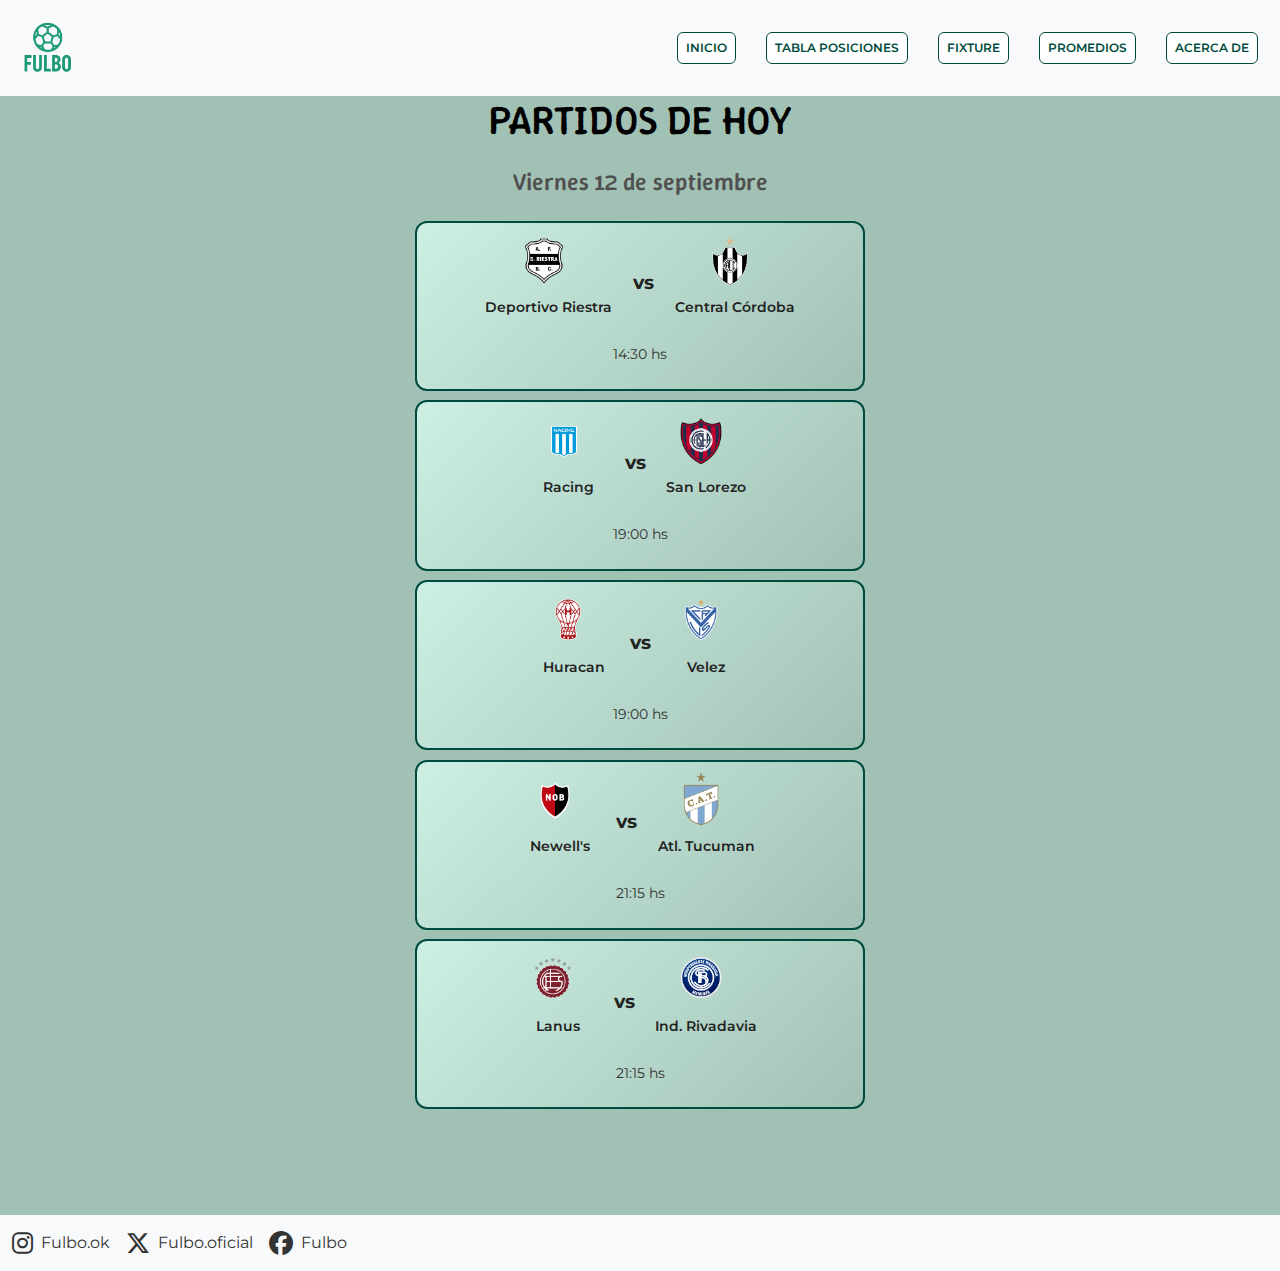
<file: index.html>
<!DOCTYPE html>
<html lang="es">
<head>
  <meta charset="UTF-8" />
  <meta name="viewport" content="width=device-width, initial-scale=1.0" />
  <link href="https://cdn.jsdelivr.net/npm/bootstrap@5.3.3/dist/css/bootstrap.min.css" rel="stylesheet" />
  <link rel="stylesheet" href="./css/styles.css" />
  <link rel="stylesheet" href="https://cdnjs.cloudflare.com/ajax/libs/font-awesome/6.5.0/css/all.min.css">
  <title>FULBO | INICIO</title>
</head>
<body>
  <!-- Header / Navbar -->
  <header>
    <nav class="navbar navbar-expand-lg navbar-light bg-light fixed-top">
      <div class="container-fluid">
        <a class="navbar-brand" href="./index.html">
          <img src="./assets/img/logo.png" alt="Logo de Fulbo" class="d-inline-block align-top logo-img" />
        </a>
        <button class="navbar-toggler" type="button" data-bs-toggle="collapse" data-bs-target="#navbarNav">
          <span class="navbar-toggler-icon"></span>
        </button>
        <div class="collapse navbar-collapse justify-content-end" id="navbarNav">
          <ul class="navbar-nav">
            <li class="nav-item"><a class="nav-link" href="./index.html">INICIO</a></li>
            <li class="nav-item"><a class="nav-link" href="./pages/tablaPosiciones.html">TABLA POSICIONES</a></li>
            <li class="nav-item"><a class="nav-link" href="./pages/fixture.html">FIXTURE</a></li>
            <li class="nav-item"><a class="nav-link" href="./pages/promedios.html">PROMEDIOS</a></li>
            <li class="nav-item"><a class="nav-link" href="./pages/acercaDe.html">ACERCA DE</a></li>
          </ul>
        </div>
      </div>
    </nav>
  </header>

  <!-- Contenido principal -->
  <main class="container my-5 py-5">
    <h1 class="text-center mb-4">PARTIDOS DE HOY</h1>
    <h4 class="text-center mb-4">Viernes 12 de septiembre</h4>
    
    <section class="fixture">
      <!-- Partido 1 -->
      <div class="match-card">
        <div class="teams">
          <div class="team">
            <img src="./assets/img/riestra.png" alt="Riestra" class="club-logo">
            <p class="team-name">Deportivo Riestra</p>
          </div>
          <span class="versus">vs</span>
          <div class="team">
            <img src="./assets/img/centralcordoba.png" alt="Central Córdoba" class="club-logo">
            <p class="team-name">Central Córdoba</p>
          </div>
        </div>
        <p class="match-time">14:30 hs</p>
      </div>

      <!-- Partido 2 -->
      <div class="match-card">
        <div class="teams">
          <div class="team">
            <img src="./assets/img/racing.png" alt="Racing" class="club-logo">
            <p class="team-name">Racing</p>
          </div>
          <span class="versus">vs</span>
          <div class="team">
            <img src="./assets/img/sanlorenzo.png" alt="San Lorezo" class="club-logo">
            <p class="team-name">San Lorezo</p>
          </div>
        </div>
        <p class="match-time">19:00 hs</p>
      </div>

      <!-- Partido 3 -->
      <div class="match-card">
        <div class="teams">
          <div class="team">
            <img src="./assets/img/huracan.png" alt="Huracan" class="club-logo">
            <p class="team-name">Huracan</p>
          </div>
          <span class="versus">vs</span>
          <div class="team">
            <img src="./assets/img/velez.png" alt="Velez" class="club-logo">
            <p class="team-name">Velez</p>
          </div>
        </div>
        <p class="match-time">19:00 hs</p>
      </div>

      <!-- Partido 4 -->
      <div class="match-card">
        <div class="teams">
          <div class="team">
            <img src="./assets/img/newells.png" alt="Newells" class="club-logo">
            <p class="team-name">Newell's</p>
          </div>
          <span class="versus">vs</span>
          <div class="team">
            <img src="./assets/img/atleticotucuman.png" alt="Atl.Tucuman" class="club-logo">
            <p class="team-name">Atl. Tucuman</p>
          </div>
        </div>
        <p class="match-time">21:15 hs</p>
      </div>

      <!-- Partido 5 -->
      <div class="match-card">
        <div class="teams">
          <div class="team">
            <img src="./assets/img/lanus.png" alt="Lanus" class="club-logo">
            <p class="team-name">Lanus</p>
          </div>
          <span class="versus">vs</span>
          <div class="team">
            <img src="./assets/img/independienteriv.png" alt="Ind.Rivadavia" class="club-logo">
            <p class="team-name">Ind. Rivadavia</p>
          </div>
        </div>
        <p class="match-time">21:15 hs</p>
      </div>
    </section>
  </main>

  <!-- Footer -->
  <footer class="bg-light text-center text-lg-start mt-auto py-3">
    <div class="container-fluid">
      <div class="d-flex justify-content-center justify-content-lg-start">
        <span class="social-link"><i class="fab fa-instagram"></i> Fulbo.ok</span>
        <span class="social-link ms-3"><i class="fab fa-x-twitter"></i> Fulbo.oficial</span>
        <span class="social-link ms-3"><i class="fab fa-facebook"></i> Fulbo</span>
      </div>
    </div>
  </footer>
</body>
</html>
</file>
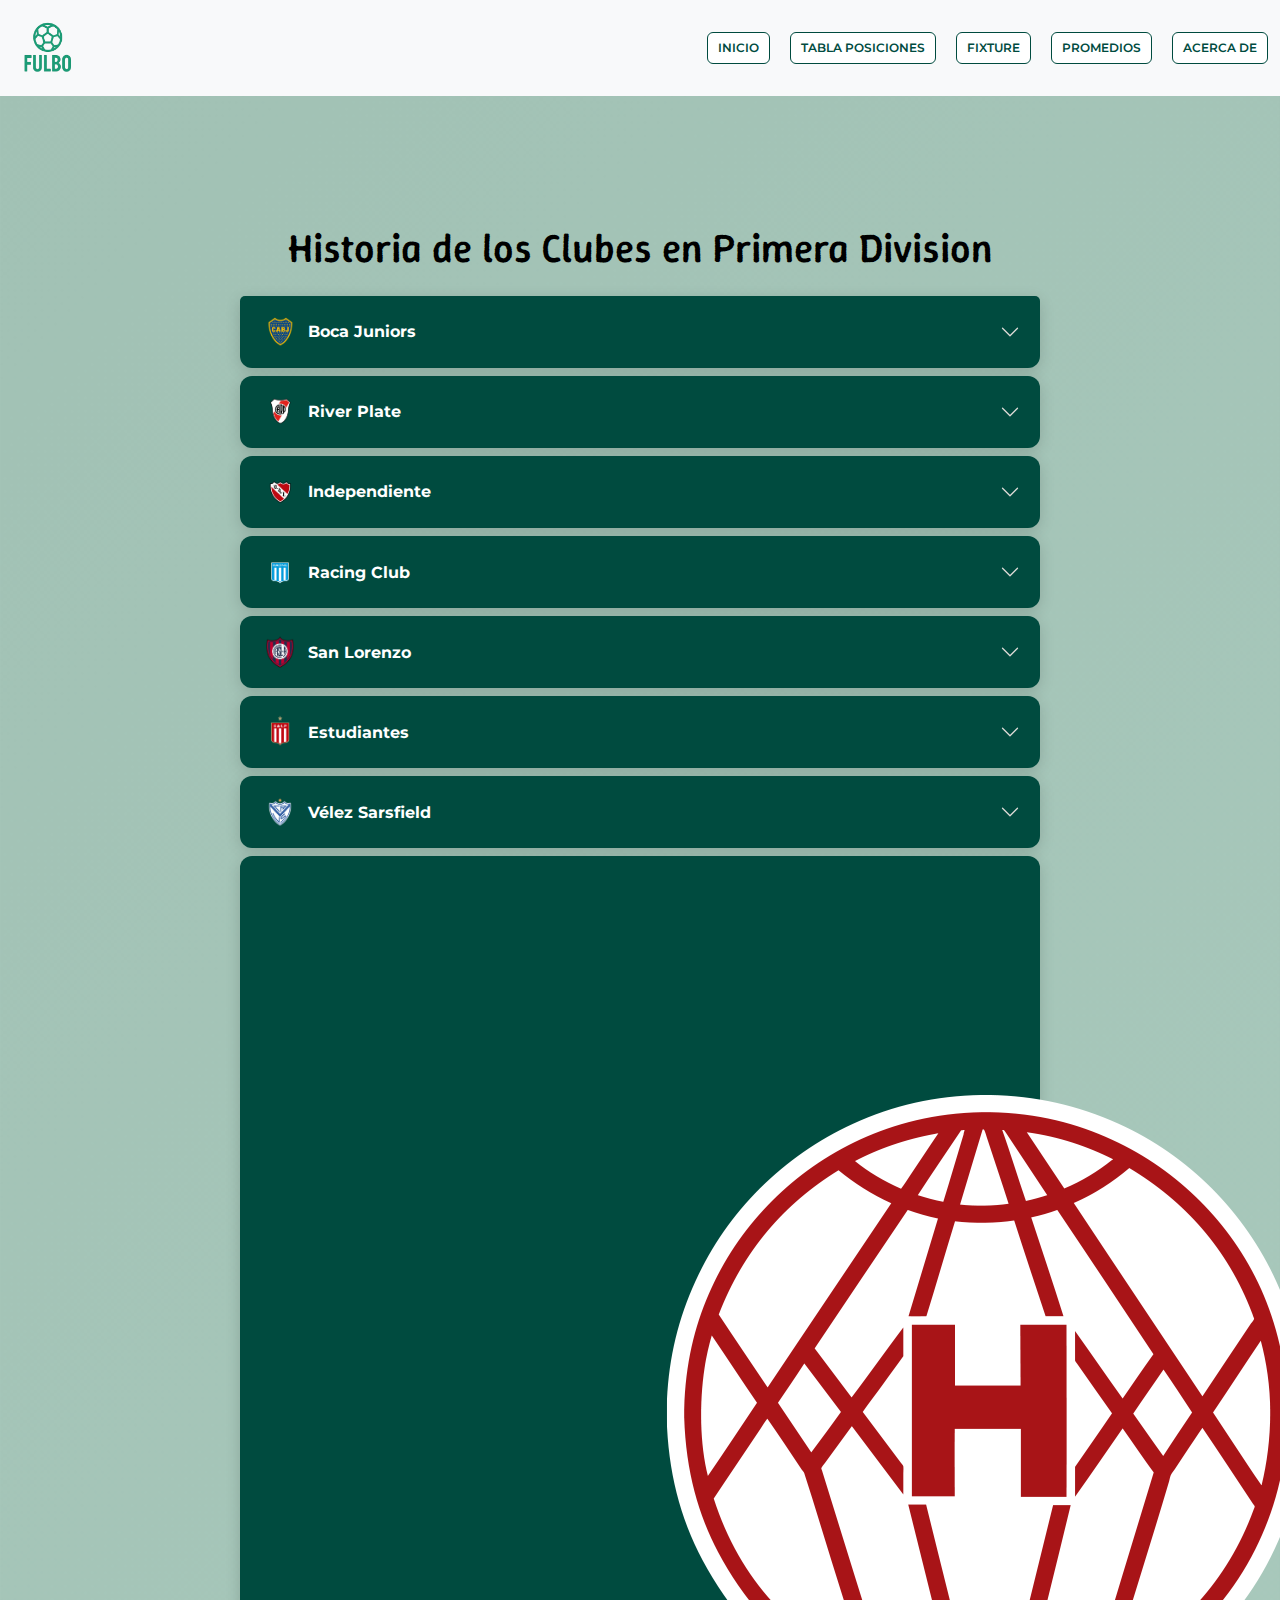
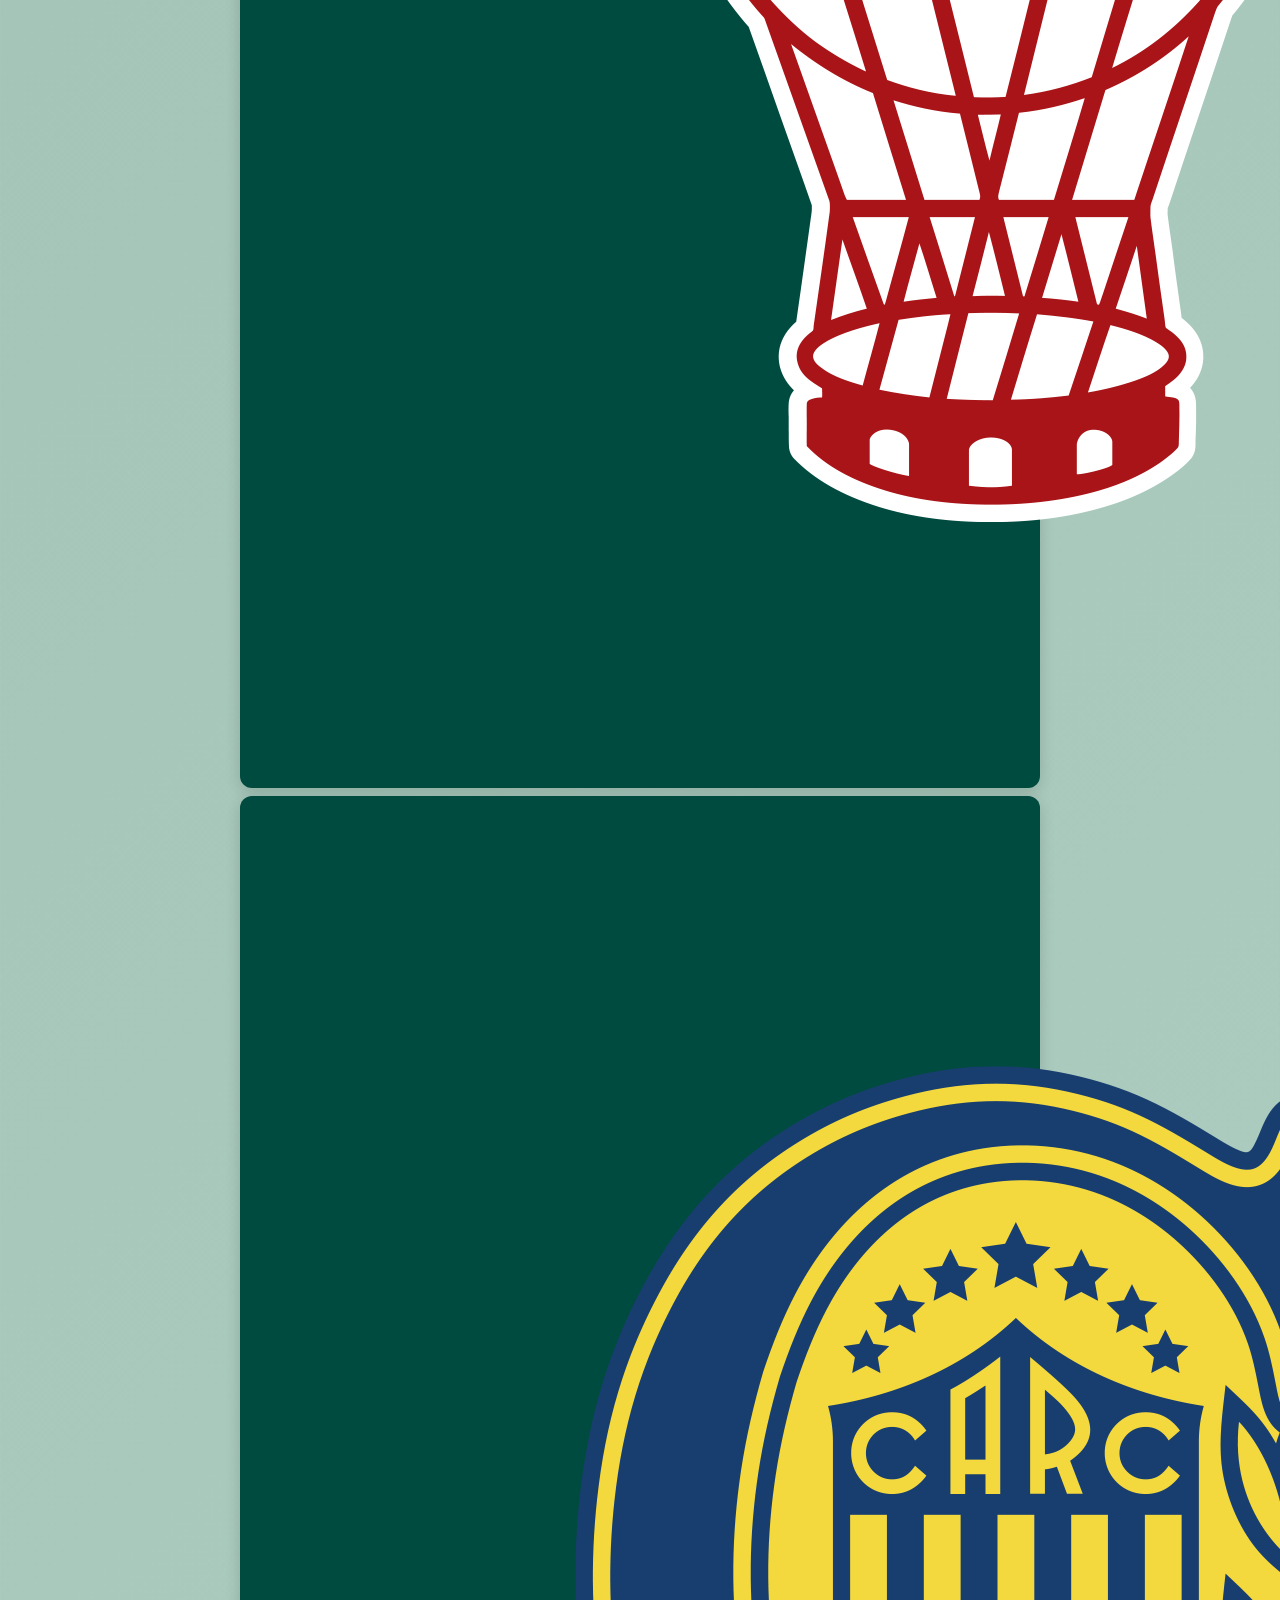
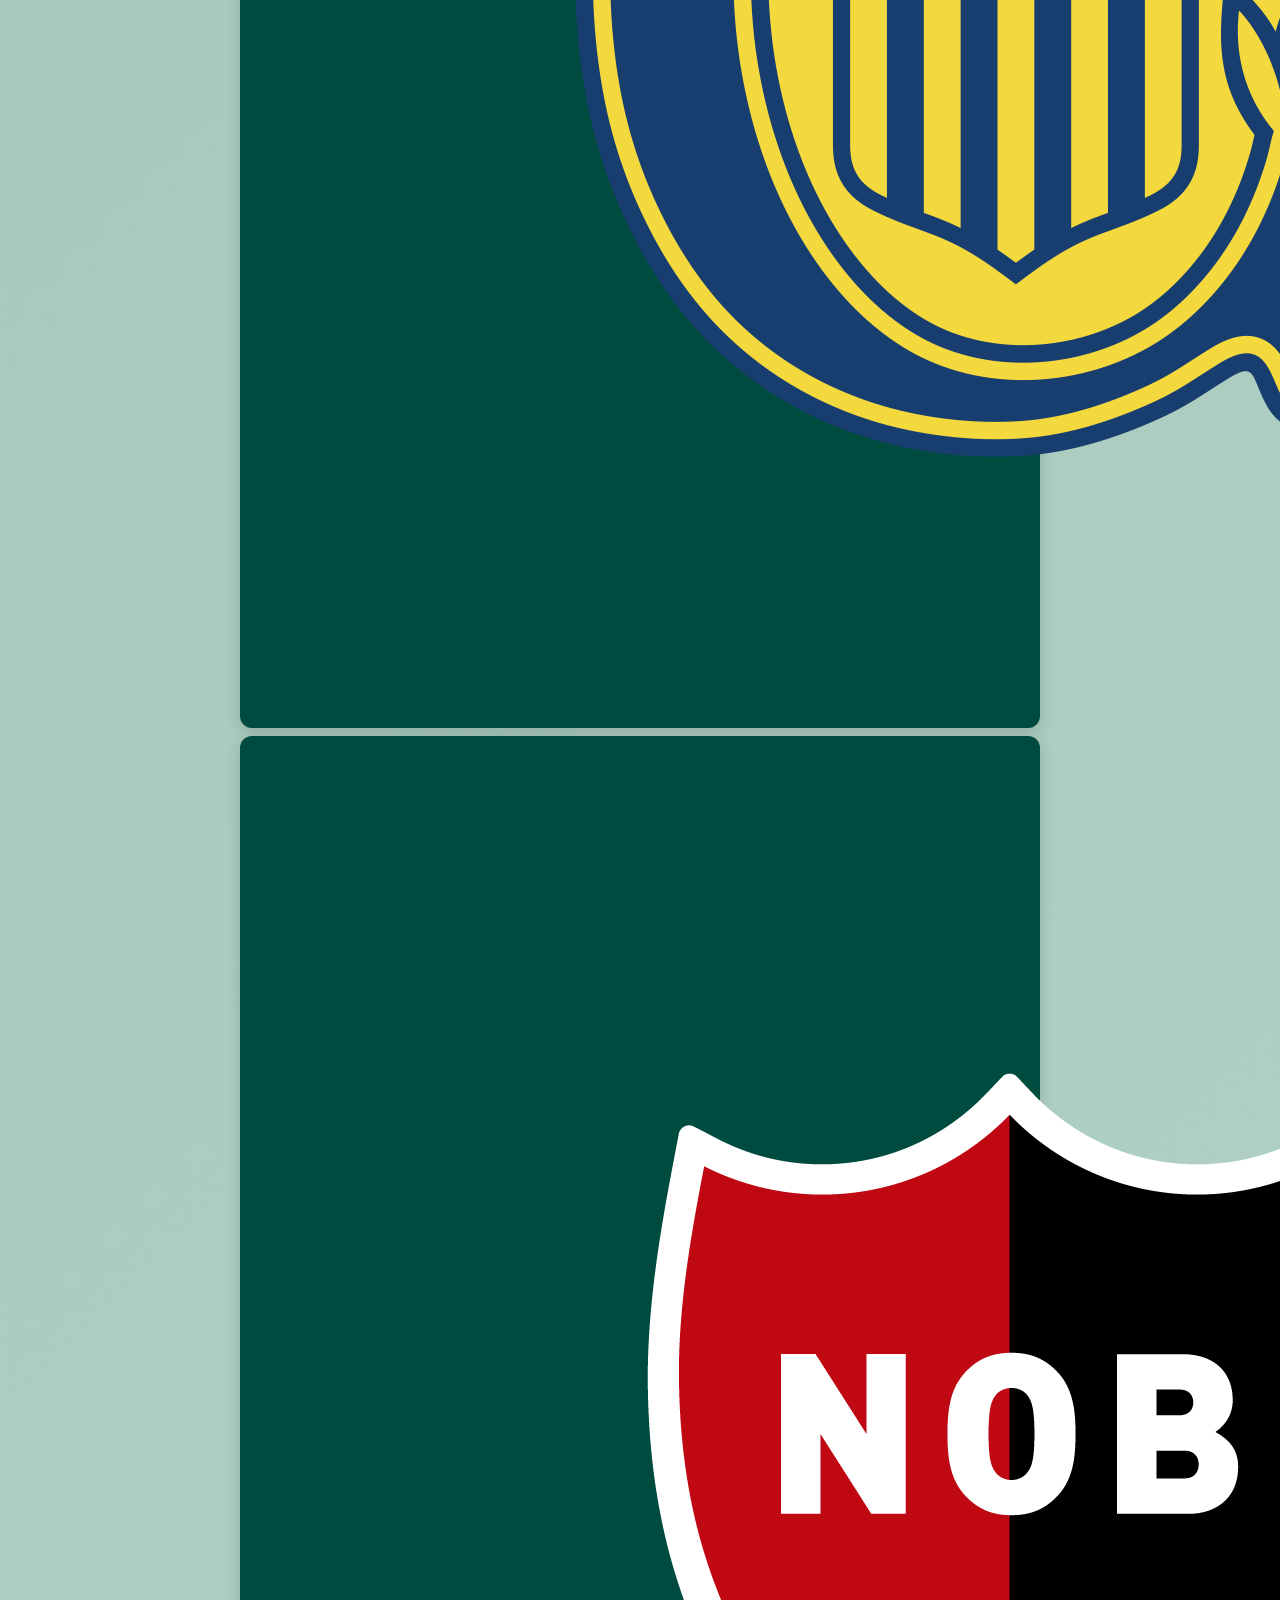
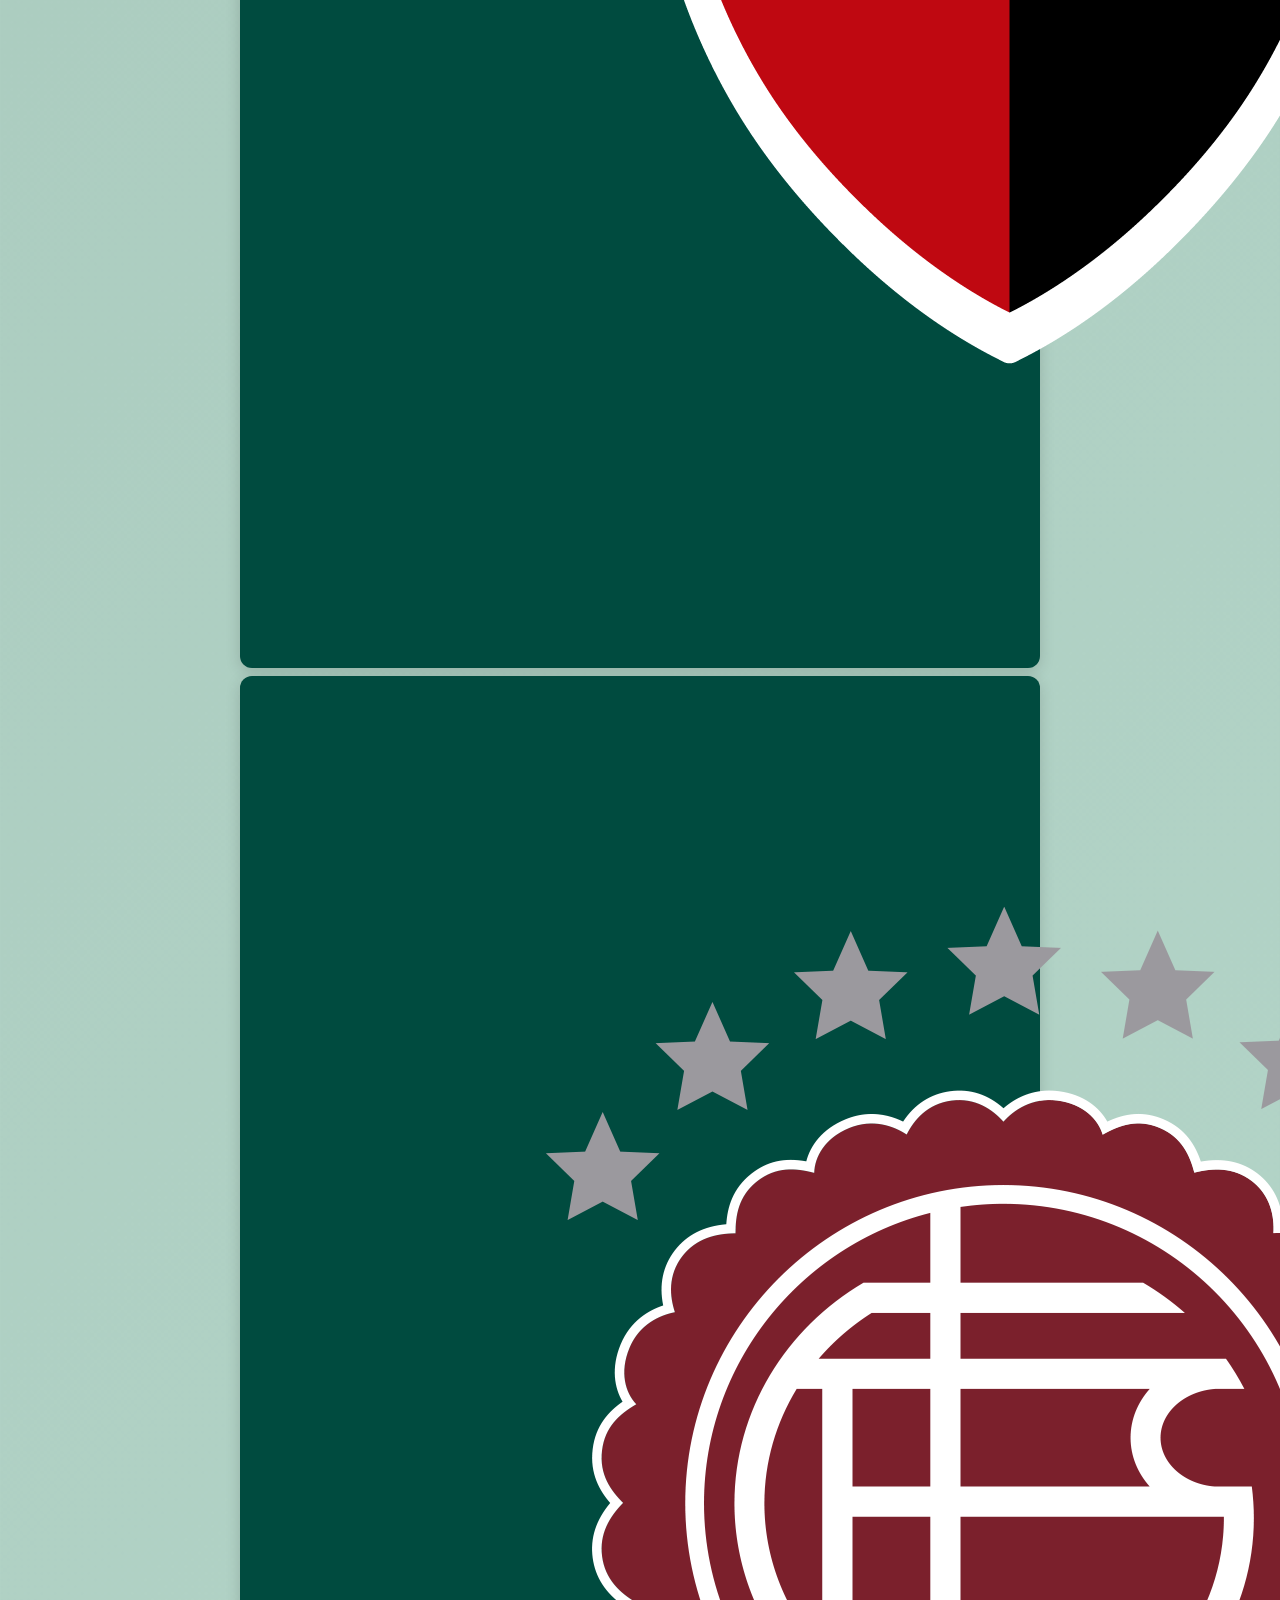
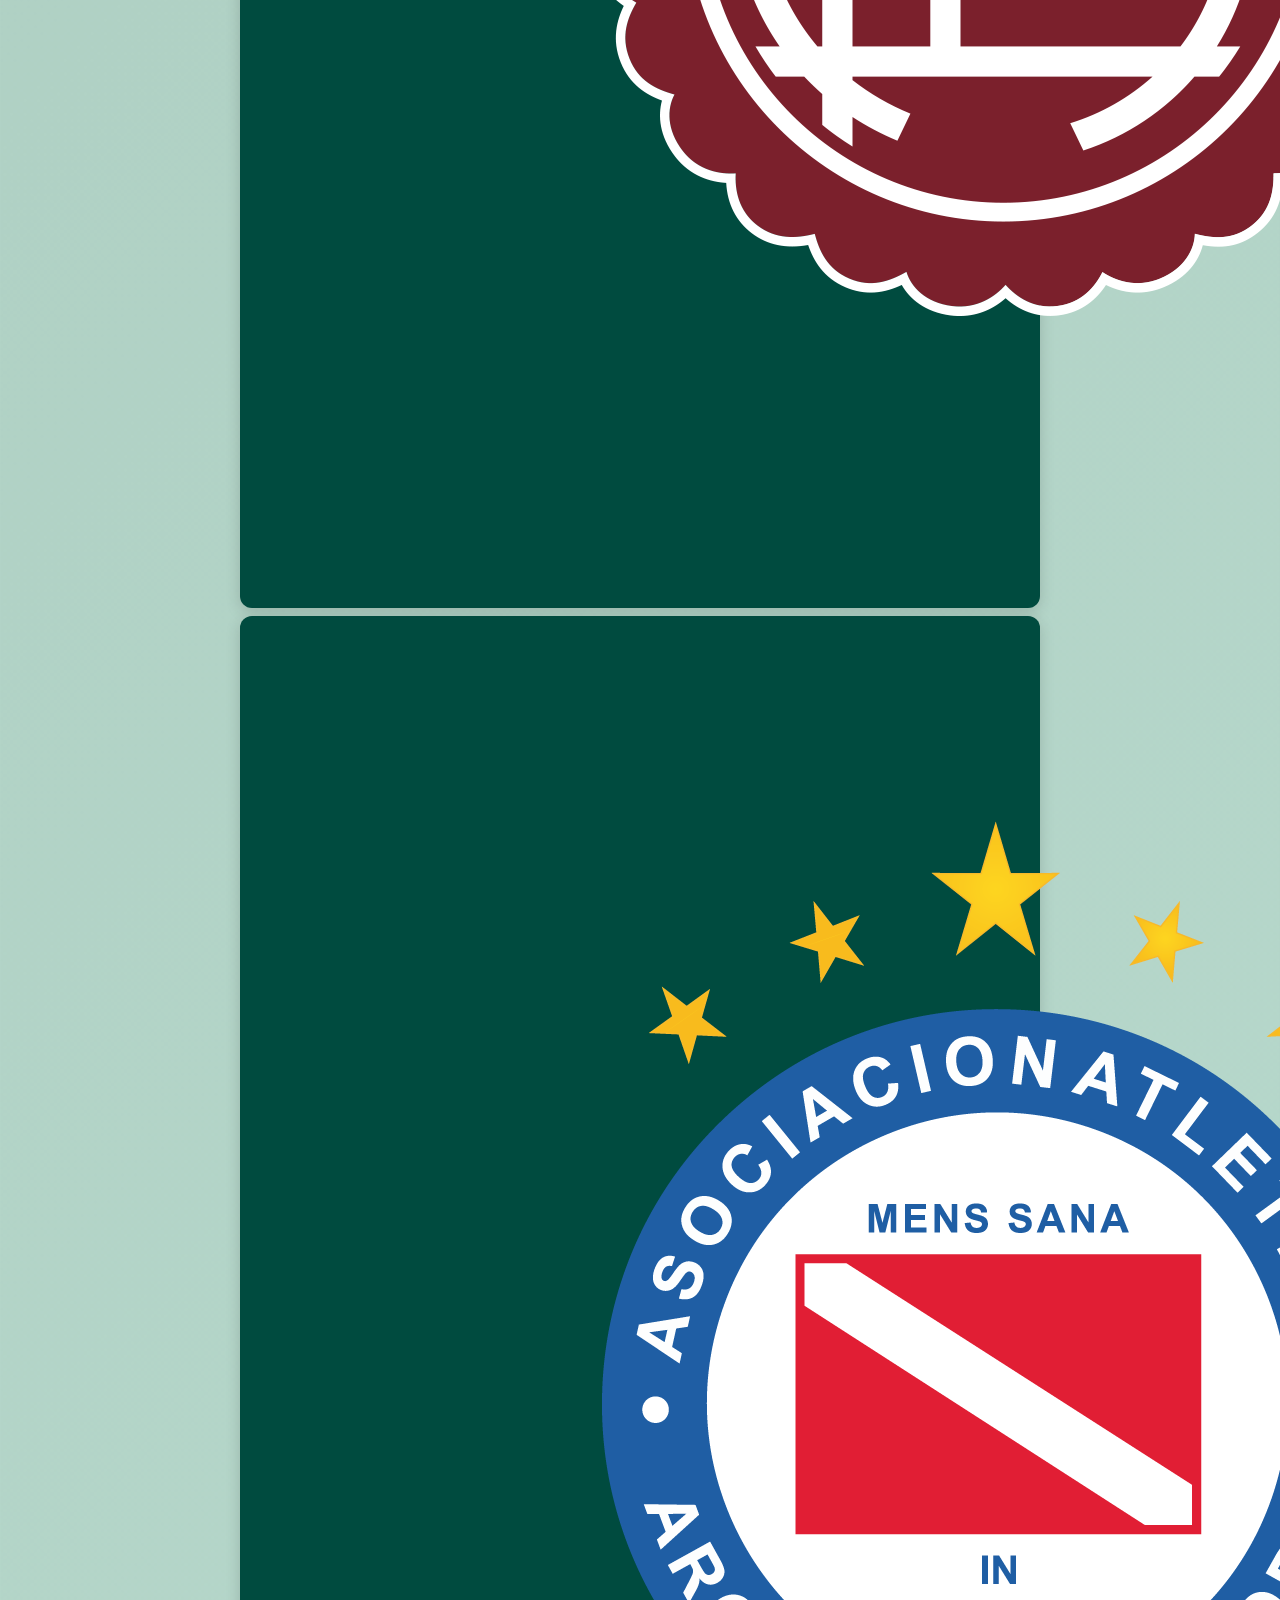
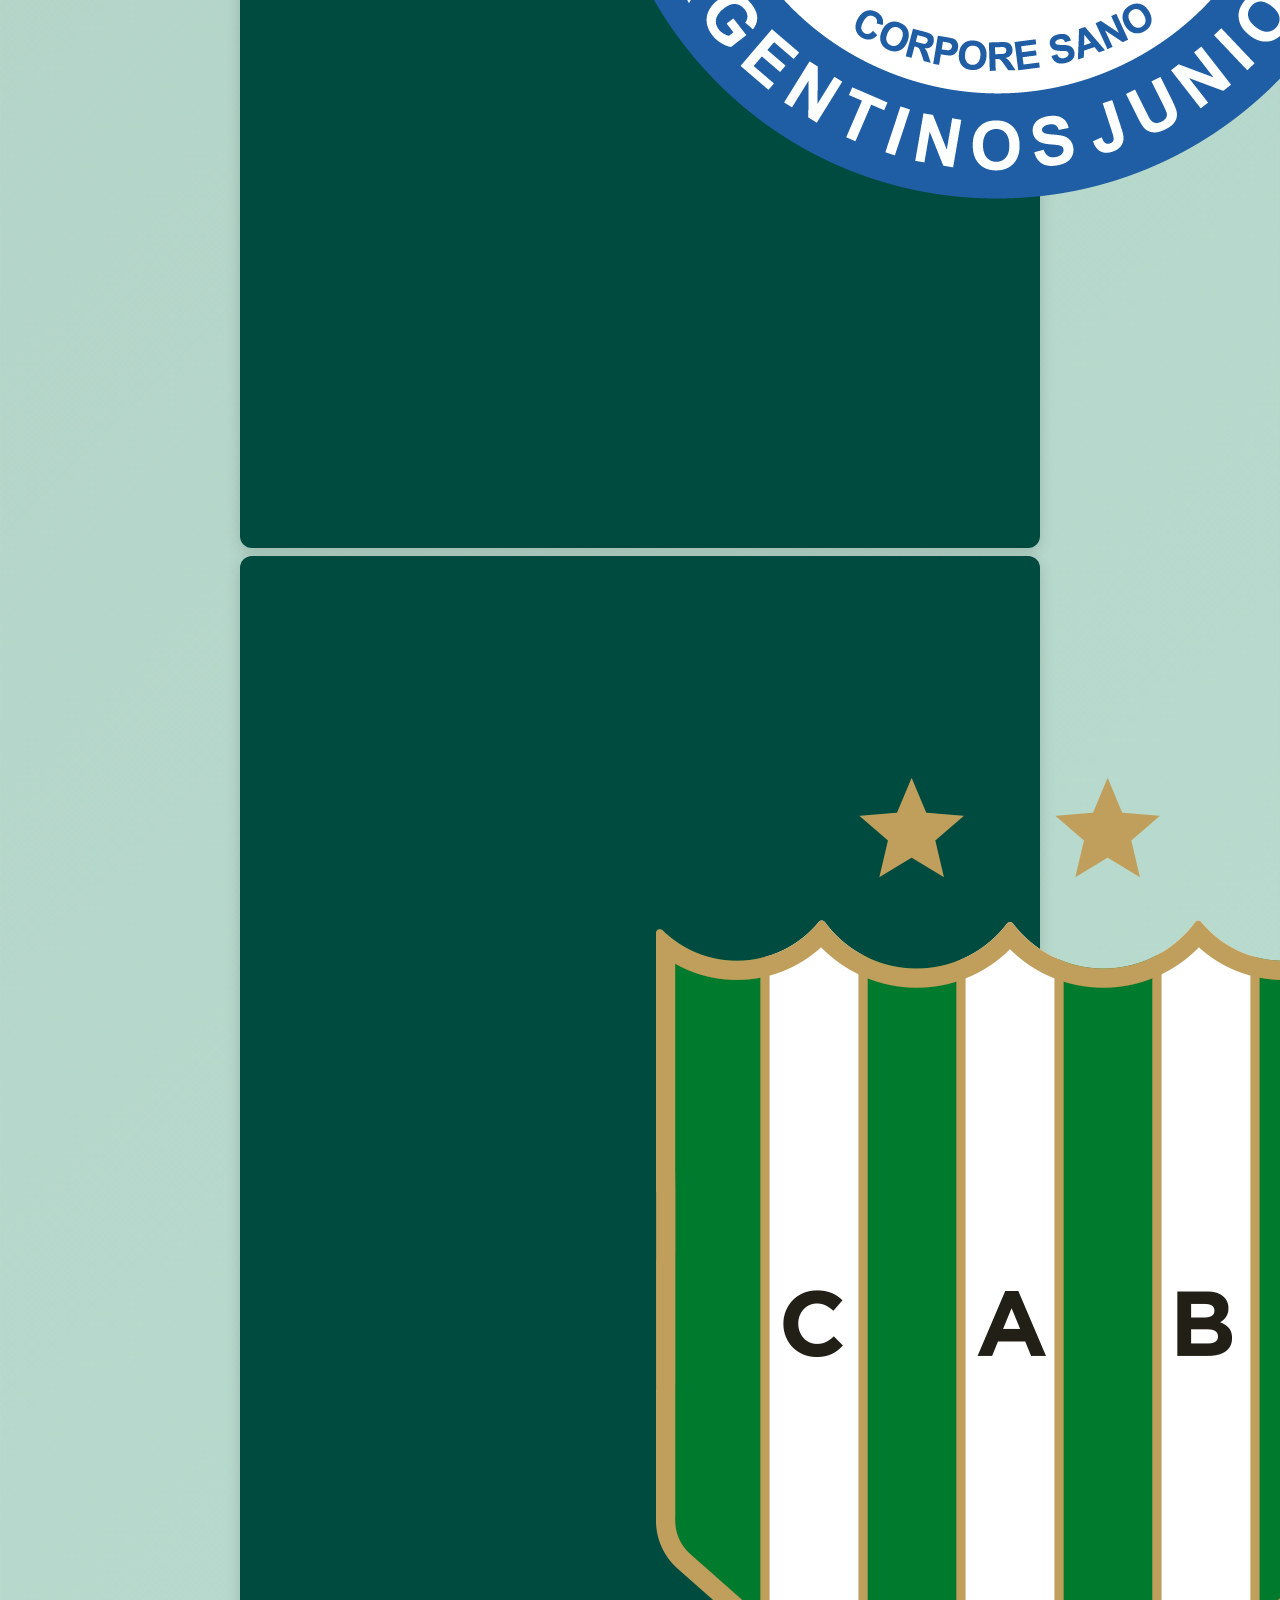
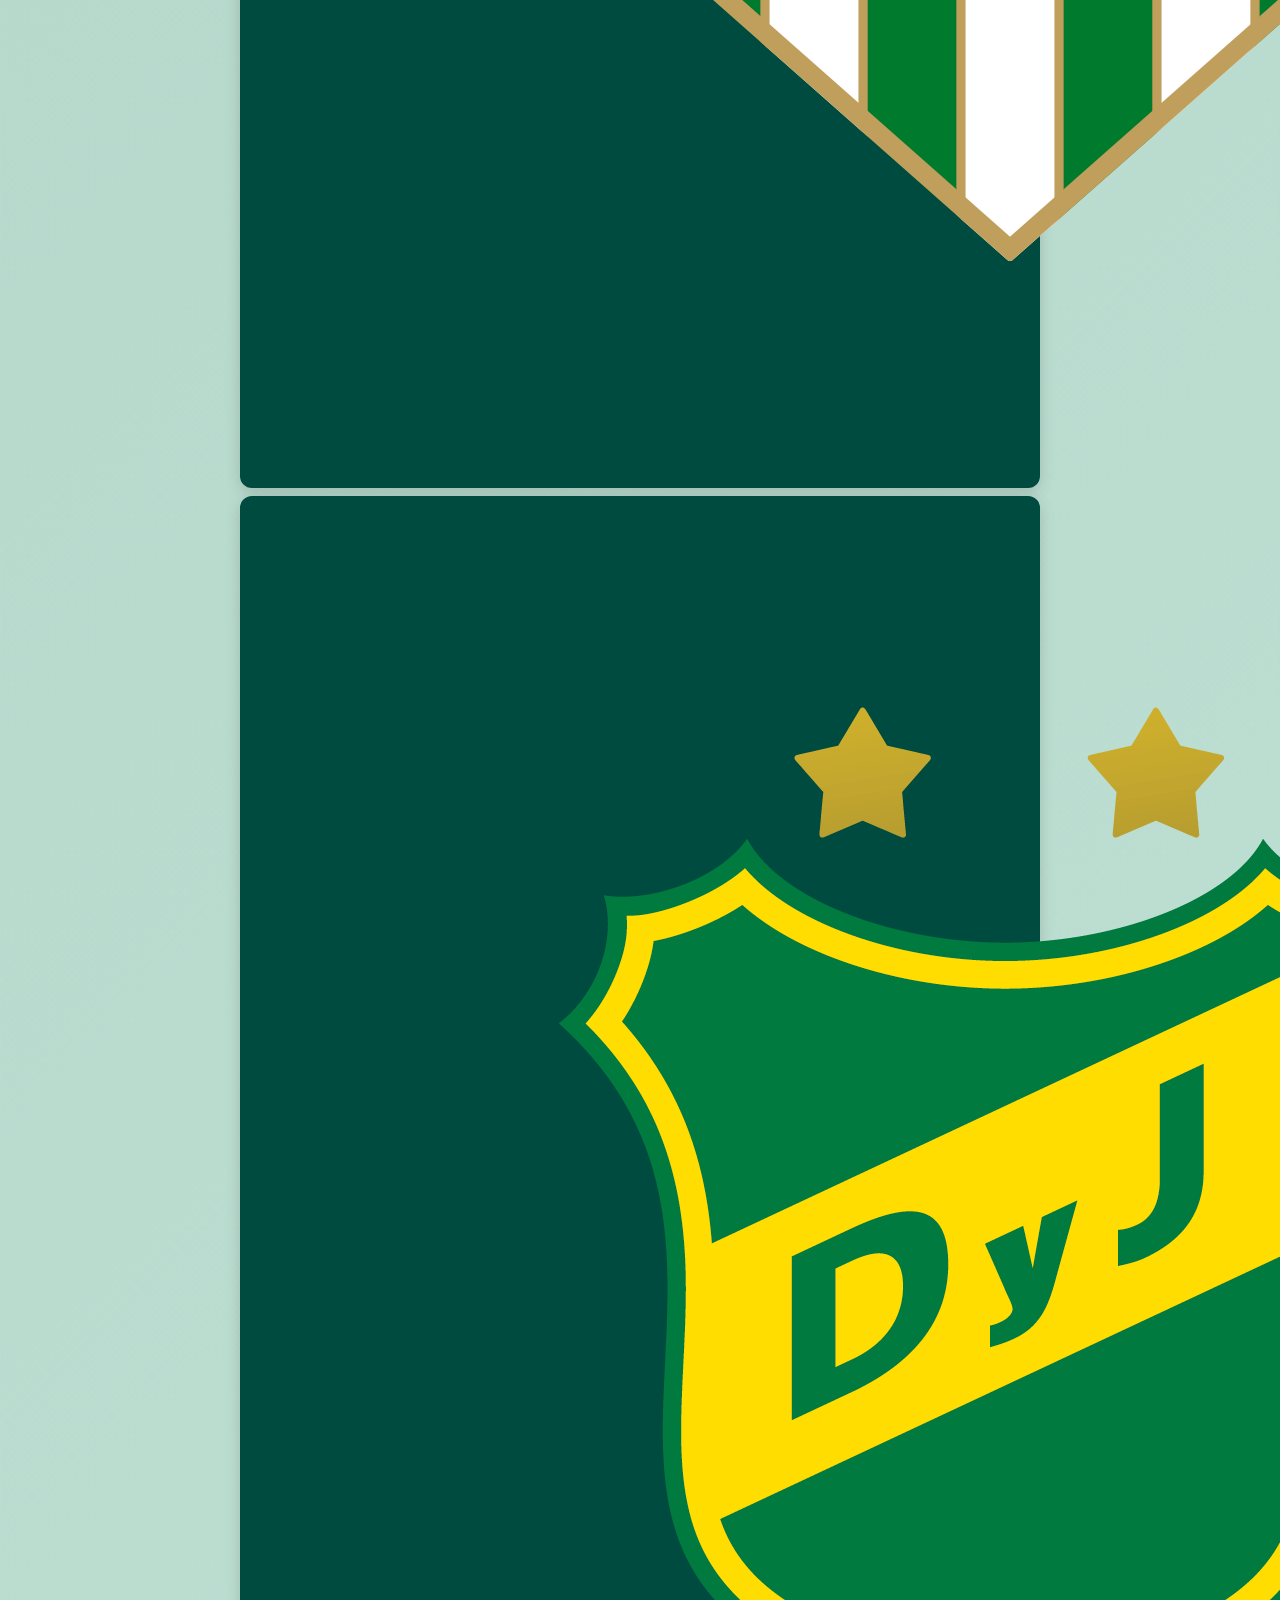
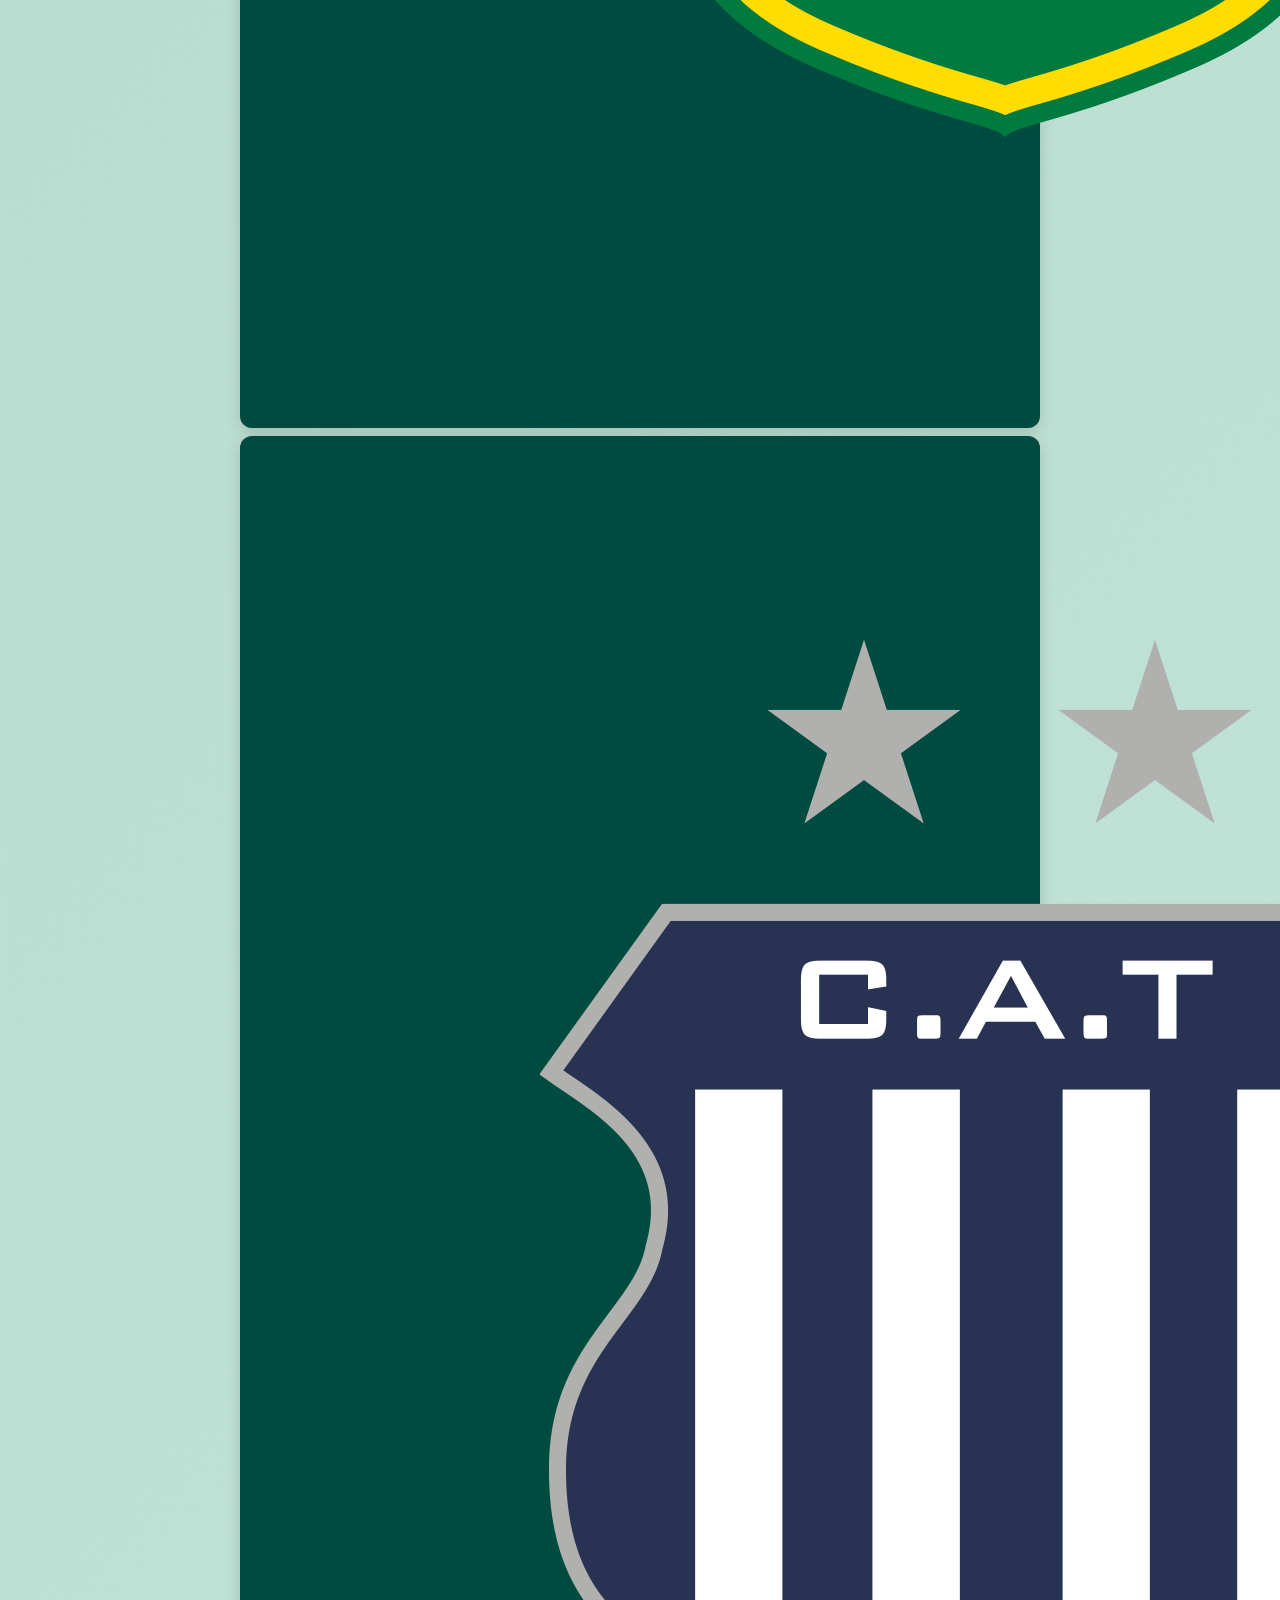
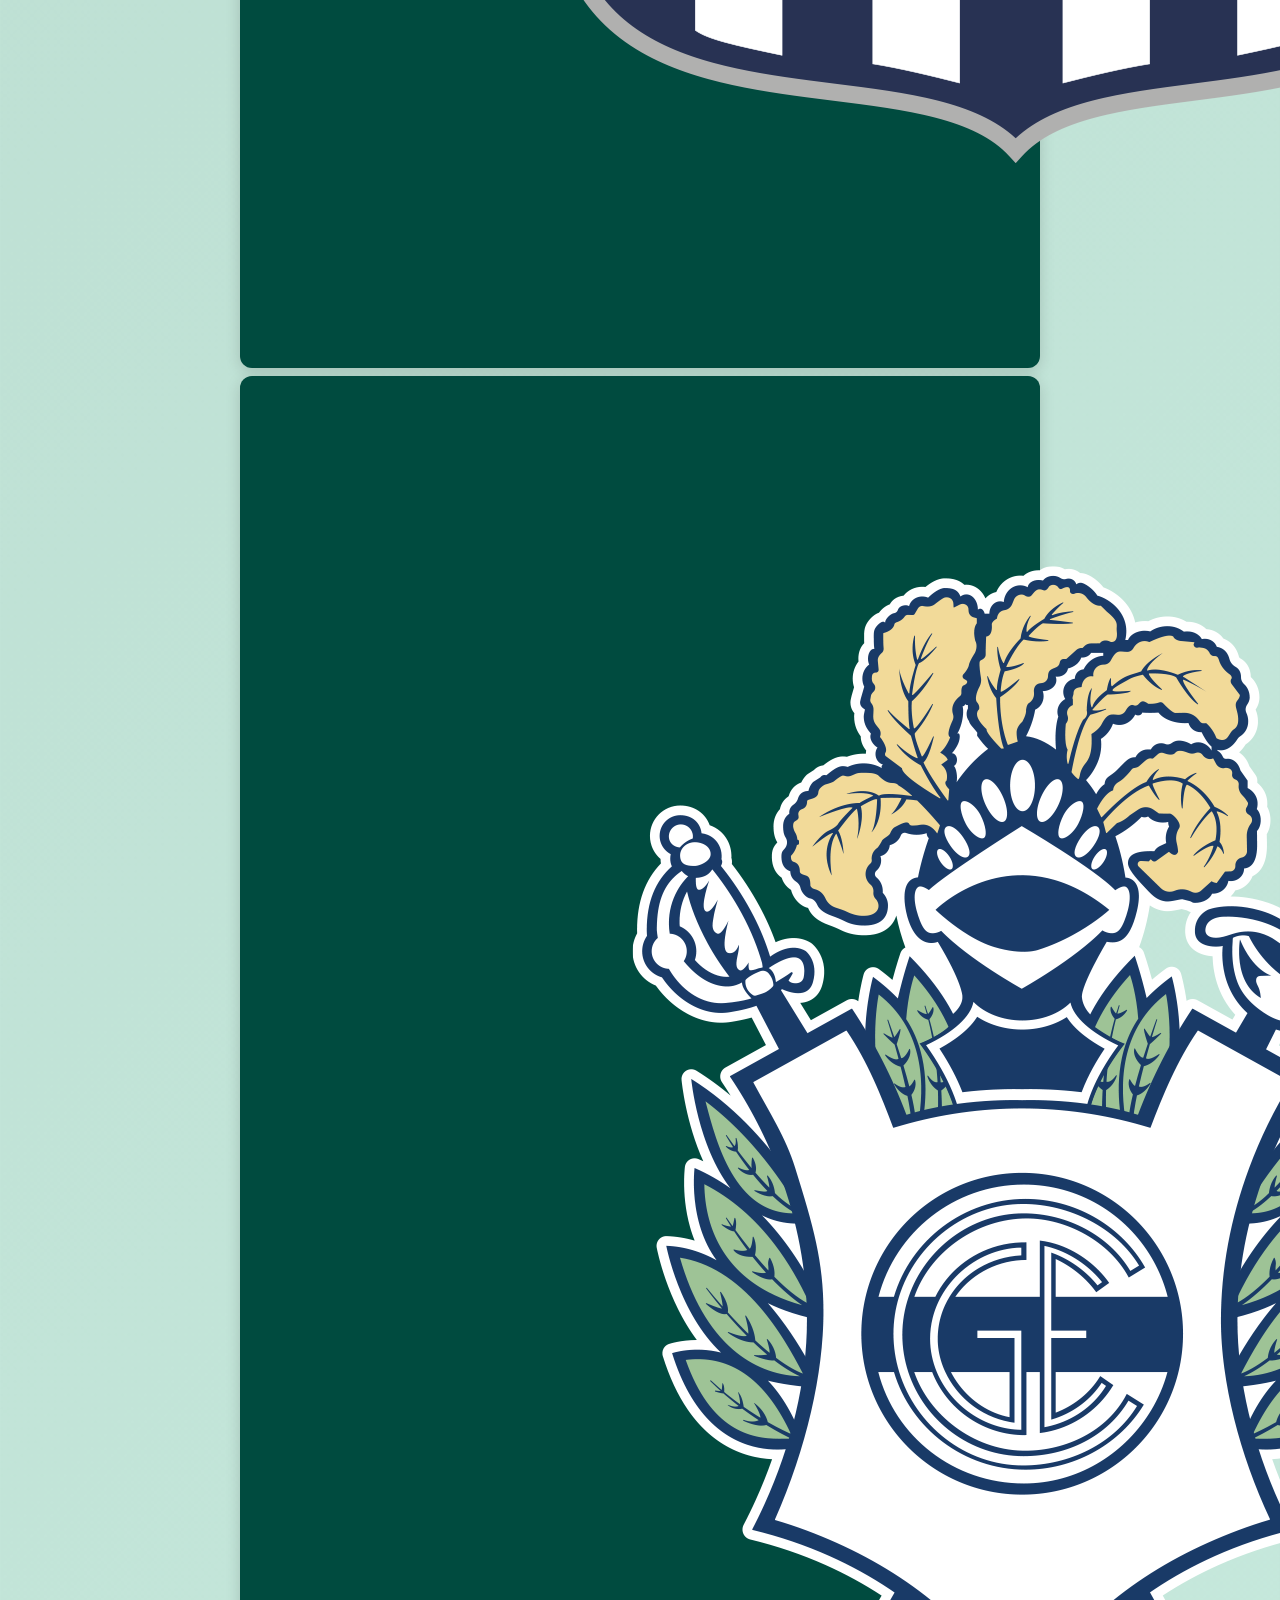
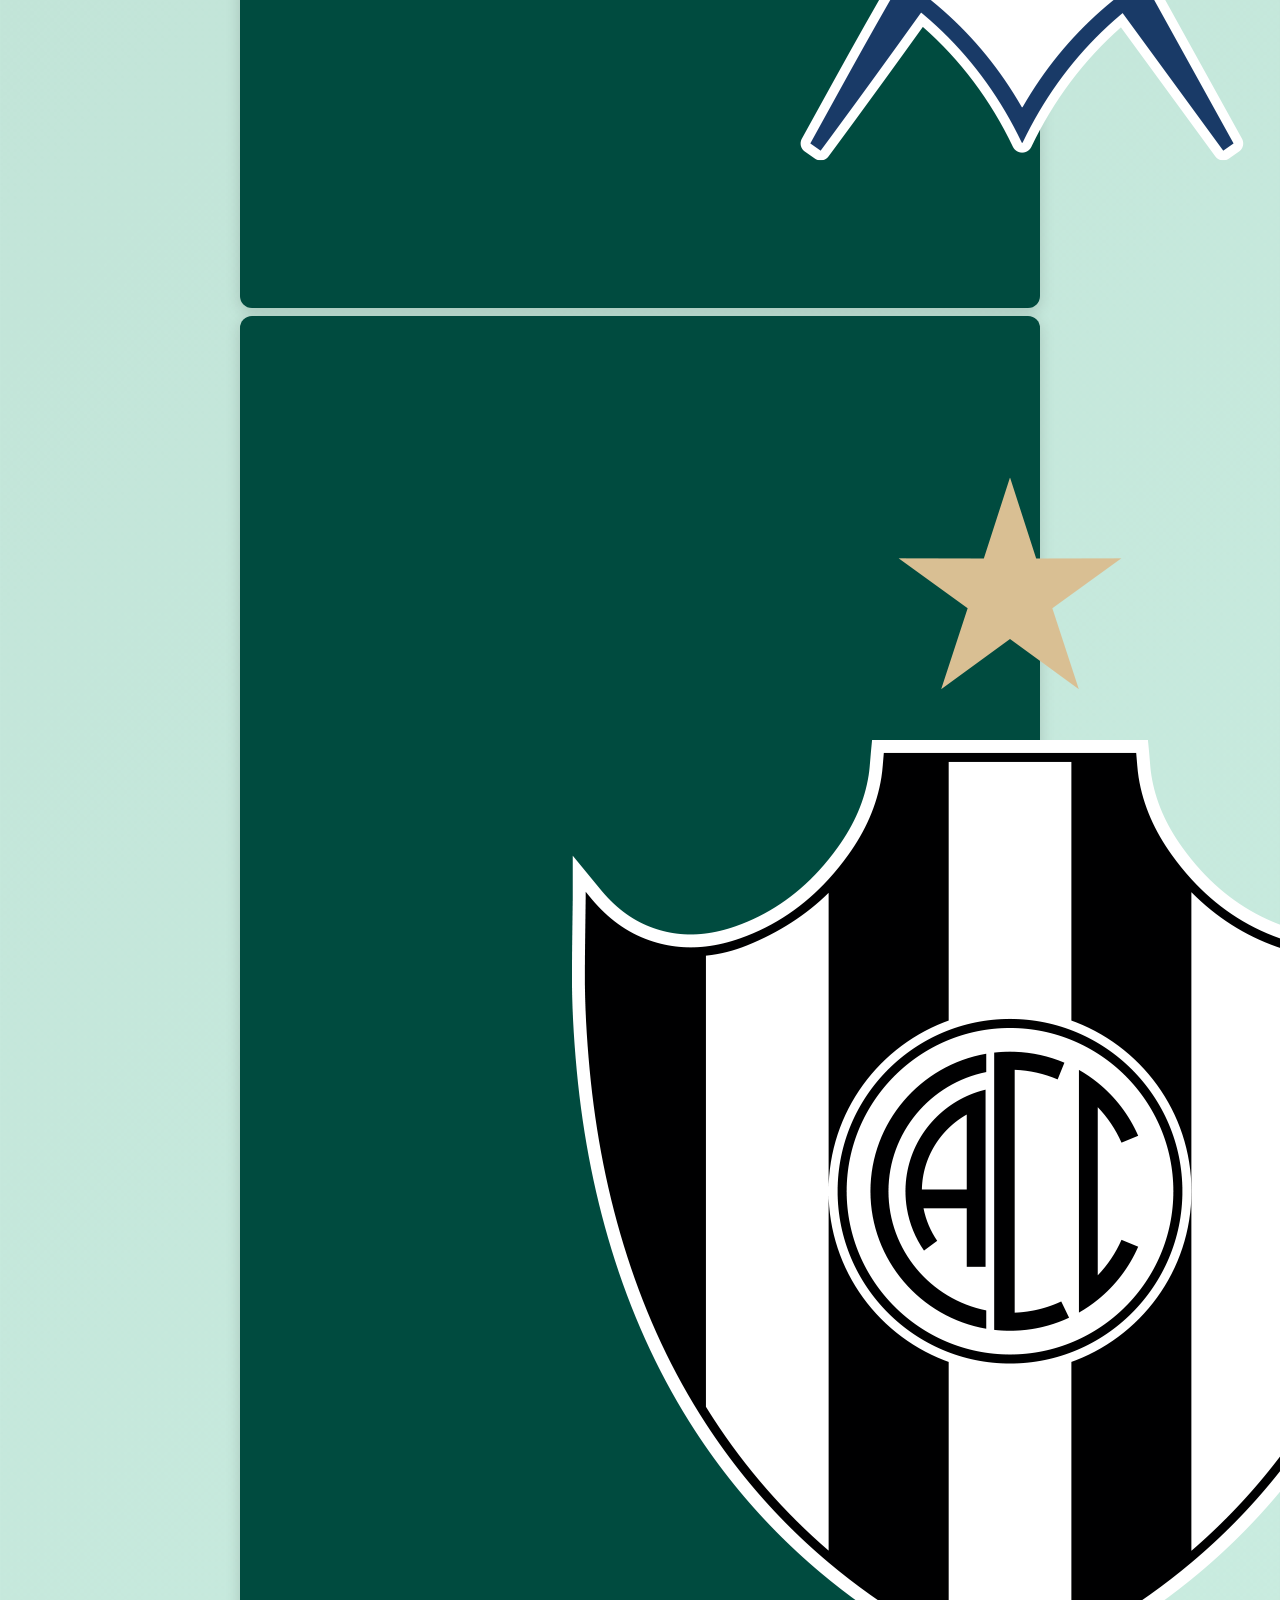
<file: pages/acercaDe.html>
<!DOCTYPE html>
<html lang="es">
<head>
  <meta charset="UTF-8" />
  <meta name="viewport" content="width=device-width, initial-scale=1.0" />
  <link href="https://cdn.jsdelivr.net/npm/bootstrap@5.3.3/dist/css/bootstrap.min.css" rel="stylesheet" integrity="sha384-QWTKZyjpPEjISv5WaRU9OFeRpok6YctnYmDr5pNlyT2bRjXh0JMhjY6hW+ALEwIH" crossorigin="anonymous">
  <link rel="stylesheet" href="../css/style.css" />
  <link rel="stylesheet" href="https://cdnjs.cloudflare.com/ajax/libs/font-awesome/6.5.0/css/all.min.css">
  <title>FULBO | HISTORIAL</title>
</head>
<body>
  <header>
    <nav class="navbar navbar-light bg-light fixed-top">
      <div class="container-fluid d-flex justify-content-between align-items-center">
        <a class="navbar-brand" href="../index.html">
          <img src="../assets/img/logo.png" alt="Logo de Fulbo" class="d-inline-block align-top logo-img" />
        </a>
        <ul class="navbar-nav d-flex flex-row">
          <li class="nav-item"><a class="nav-link" href="../index.html">INICIO</a></li>
          <li class="nav-item"><a class="nav-link" href="./tablaPosiciones.html">TABLA POSICIONES</a></li>
          <li class="nav-item"><a class="nav-link" href="./fixture.html">FIXTURE</a></li>
          <li class="nav-item"><a class="nav-link" href="./promedios.html">PROMEDIOS</a></li>
          <li class="nav-item"><a class="nav-link" href="./acercaDe.html">ACERCA DE</a></li>
        </ul>
      </div>
    </nav>
  </header>


  <main class="container my-5 py-5">

    <h1 class="text-center mt-5">Historia de los Clubes en Primera Division</h1>

    <div class="accordion mt-4" id="accordionClubs">
      <!-- 1. Boca Juniors -->
      <div class="accordion-item">
        <h2 class="accordion-header" id="BOCA">
          <button class="accordion-button collapsed" type="button" data-bs-toggle="collapse" data-bs-target="#collapse-BOCA" aria-expanded="false" aria-controls="BOCA">
            <img src="../assets/img/boca.png" alt="Boca Juniors" class="club-icon me-2"> Boca Juniors
          </button>
        </h2>
        <div id="collapse-BOCA" class="accordion-collapse collapse" aria-labelledby="heading-BOCA" data-bs-parent="#accordionClubs">
          <div class="accordion-body">
            <p><strong>Fundación:</strong> 3 de abril de 1905</p>
            <p><strong>Títulos:</strong>
            <ul>
              <li>35 Ligas</li>
              <li>17 Copas Nacionales</li>
              <li>18 Internacionales</li>
              <li>4 Rioplatenses</li>
            </ul></p>
            <p>Total: <strong>74 títulos oficiales</strong></p>
            <p><strong>Descensos:</strong> 0 Descensos</p>
          </div>
        </div>
      </div>

      <!-- 2. River Plate -->
      <div class="accordion-item">
        <h2 class="accordion-header" id="RIVER">
          <button class="accordion-button collapsed" type="button" data-bs-toggle="collapse"
                  data-bs-target="#collapse-RIVER" aria-expanded="false" aria-controls="RIVER">
            <img src="../assets/img/river.png" alt="River Plate" class="club-icon me-2"> River Plate
          </button>
        </h2>
        <div id="collapse-RIVER" class="accordion-collapse collapse" aria-labelledby="heading-RIVER"
            data-bs-parent="#accordionClubs">
          <div class="accordion-body">
            <p><strong>Fundación:</strong> 25 de mayo de 1901</p>
            <p><strong>Títulos:</strong>
            <ul>
              <li>38 Ligas</li>
              <li>17 Copas Nacionales</li>
              <li>12 Internacionales</li>
              <li>6 Rioplatenses</li>
            </ul></p>
            <p>Total: <strong>72 títulos oficiales</strong></p>
            <p><strong>Descensos:</strong> 1 (2011)</p>
          </div>
        </div>
      </div>

      <!-- 3. Independiente -->
      <div class="accordion-item">
        <h2 class="accordion-header" id="INDEPENDIENTE">
          <button class="accordion-button collapsed" type="button" data-bs-toggle="collapse" data-bs-target="#collapse-INDEPENDIENTE" aria-expanded="false" aria-controls="INDEPENDIENTE">
            <img src="../assets/img/independiente.png" alt="Independiente" class="club-icon me-2"> Independiente
          </button>
        </h2>
        <div id="collapse-INDEPENDIENTE" class="accordion-collapse collapse" aria-labelledby="heading-INDEPENDIENTE" data-bs-parent="#accordionClubs">
          <div class="accordion-body">
            <p><strong>Fundación:</strong> 4 de Agosto de 1904</p>
            <p><strong>Títulos:</strong>
            <ul>
              <li>16 Ligas</li>
              <li>9 Copas Nacionales</li>
              <li>18 Internacionales</li>
              <li>2 Rioplatenses</li>
            </ul></p>
            <p>Total: <strong>45 títulos oficiales</strong></p>
            <p><strong>Descensos:</strong> 1 (2013)</p>
          </div>
        </div>
      </div>

      <!-- 4. Racing Club -->
      <div class="accordion-item">
        <h2 class="accordion-header" id="RACING">
          <button class="accordion-button collapsed" type="button" data-bs-toggle="collapse" data-bs-target="#collapse-RACING" aria-expanded="false" aria-controls="RACING">
            <img src="../assets/img/racing.png" alt="Racing Club" class="club-icon me-2"> Racing Club
          </button>
        </h2>
        <div id="collapse-RACING" class="accordion-collapse collapse" aria-labelledby="heading-RACING" data-bs-parent="#accordionClubs">
          <div class="accordion-body">
            <p><strong>Fundación:</strong> 25 de marzo de 1903</p>
            <p><strong>Títulos:</strong>
            <ul>
              <li>18 Ligas</li>
              <li>15 Copas Nacionales</li>
              <li>5 Internacionales</li>
              <li>3 Rioplatenses</li>
            </ul></p>
            <p>Total: <strong>41 títulos oficiales</strong></p>
            <p><strong>Descensos:</strong> 1 (1983)</p>
          </div>
        </div>
      </div>

      <!-- 5. San Lorenzo -->
      <div class="accordion-item">
        <h2 class="accordion-header" id="SANLORENZO">
          <button class="accordion-button collapsed" type="button" data-bs-toggle="collapse" data-bs-target="#collapse-SANLORENZO" aria-expanded="false" aria-controls="SANLORENZO">
            <img src="../assets/img/sanlorenzo.png" alt="San Lorenzo" class="club-icon me-2"> San Lorenzo
          </button>
        </h2>
        <div id="collapse-SANLORENZO" class="accordion-collapse collapse" aria-labelledby="heading-SANLORENZO" data-bs-parent="#accordionClubs">
          <div class="accordion-body">
            <p><strong>Fundación:</strong> 1 de abril de 1908</p>
            <p><strong>Títulos:</strong>
            <ul>
              <li>15 Ligas</li>
              <li>2 Copas Nacionales</li>
              <li>3 Internacionales</li>
              <li>2 Rioplatenses</li>
            </ul></p>
            <p>Total: <strong>22 títulos oficiales</strong></p>
            <p><strong>Descensos:</strong> 1 (1981)</p>
          </div>
        </div>
      </div>

      <!-- 6. Estudiantes (La Plata) -->
      <div class="accordion-item">
        <h2 class="accordion-header" id="ESTUDIANTES">
          <button class="accordion-button collapsed" type="button" data-bs-toggle="collapse" data-bs-target="#collapse-ESTUDIANTES" aria-expanded="false" aria-controls="SANLORENZO">
            <img src="../assets/img/estudiantes.png" alt="Estudiantes" class="club-icon me-2"> Estudiantes
          </button>
        </h2>
        <div id="collapse-ESTUDIANTES" class="accordion-collapse collapse" aria-labelledby="heading-ESTUDIANTES" data-bs-parent="#accordionClubs">
          <div class="accordion-body">
            <p><strong>Fundación:</strong> 4 de agosto de 1905</p>
            <p><strong>Títulos:</strong>
            <ul>
              <li>6 Ligas</li>
              <li>5 Copas Nacionales</li>
              <li>6 Internacionales</li>
            </ul></p>
            <p>Total: <strong>17 títulos oficiales</strong></p>
            <p><strong>Descensos:</strong> 2 (1953, 1994)</p>
          </div>
        </div>
      </div>

      <!-- 7. Vélez Sarsfield -->
      <div class="accordion-item">
        <h2 class="accordion-header" id="VELEZ">
          <button class="accordion-button collapsed" type="button" data-bs-toggle="collapse" data-bs-target="#collapse-VELEZ" aria-expanded="false" aria-controls="VELEZ">
            <img src="../assets/img/velez.png" alt="Vélez Sarsfield" class="club-icon me-2"> Vélez Sarsfield
          </button>
        </h2>
        <div id="collapse-VELEZ" class="accordion-collapse collapse" aria-labelledby="heading-VELEZ" data-bs-parent="#accordionClubs">
          <div class="accordion-body">
            <p><strong>Fundación:</strong> 1 de enero de 1910</p>
            <p><strong>Títulos:</strong>
            <ul>
              <li>11 Ligas</li>
              <li>2 Copas Nacionales</li>
              <li>5 Internacionales</li>
            </ul></p>
            <p>Total: <strong>18 títulos oficiales</strong></p>
            <p><strong>Descensos:</strong> 1 (1940)</p>
          </div>
        </div>
      </div>

      <!-- 8. Huracan -->
      <div class="accordion-item">
        <h2 class="accordion-header" id="headingHuracan">
          <button class="accordion-button collapsed" type="button" data-bs-toggle="collapse" data-bs-target="#collapseHuracan" aria-expanded="false" aria-controls="collapseHuracan">
            <img src="../assets/img/huracan.png" alt="Huracan"> Huracan
          </button>
        </h2>
        <div id="collapseHuracan" class="accordion-collapse collapse" aria-labelledby="headingHuracan" data-bs-parent="#accordionClubs">
          <div class="accordion-body">
            <p><strong>Fundación:</strong> 1 de noviembre de 1908</p>
            <p><strong>Títulos:</strong>
            <ul>
              <li>5 Ligas</li>
              <li>8 Copas Nacionales</li>
            </ul></p>
            <p>Total: <strong>13 títulos oficiales</strong></p>
            <p><strong>Descensos:</strong> 4 (1986, 1999, 2003, 2011)</p>
          </div>
        </div>
      </div>

      <!-- 9. Rosario Central -->
      <div class="accordion-item">
        <h2 class="accordion-header" id="headingRosarioCentral">
          <button class="accordion-button collapsed" type="button" data-bs-toggle="collapse" data-bs-target="#collapseRosarioCentral" aria-expanded="false" aria-controls="collapseRosarioCentral">
            <img src="../assets/img/rosariocentral.png" alt="Rosario Central"> Rosario Central
          </button>
        </h2>
        <div id="collapseRosarioCentral" class="accordion-collapse collapse" aria-labelledby="headingRosarioCentral" data-bs-parent="#accordionClubs">
          <div class="accordion-body">
            <p><strong>Fundación:</strong> 24 de diciembre de 1889</p>
            <p><strong>Títulos:</strong>
            <ul>
              <li>4 Ligas</li>
              <li>7 Copas Nacionales</li>
              <li>1 Internacional</li>
            </ul></p>
            <p>Total: <strong>12 títulos oficiales</strong></p>
            <p><strong>Descensos:</strong> 4 (1941, 1950, 1984, 2010)</p>
          </div>
        </div>
      </div>

      <!-- 10. Newell’s Old Boys -->
      <div class="accordion-item">
        <h2 class="accordion-header" id="headingNewells">
          <button class="accordion-button collapsed" type="button" data-bs-toggle="collapse" data-bs-target="#collapseNewells" aria-expanded="false" aria-controls="collapseNewells">
            <img src="../assets/img/newells.png" alt="Newell’s Old Boys"> Newell’s Old Boys
          </button>
        </h2>
        <div id="collapseNewells" class="accordion-collapse collapse" aria-labelledby="headingNewells" data-bs-parent="#accordionClubs">
          <div class="accordion-body">
            <p><strong>Fundación:</strong> 3 de noviembre de 1903</p>
            <p><strong>Títulos:</strong>
            <ul>
              <li>6 Ligas</li>
              <li>3 Copas Nacionales</li>
            </ul></p>
            <p>Total: <strong>9 títulos oficiales</strong></p>
            <p><strong>Descensos:</strong> 1 (1960)</p>
          </div>
        </div>
      </div>

      <!-- 11. Lanus -->
      <div class="accordion-item">
        <h2 class="accordion-header" id="headingLanus">
          <button class="accordion-button collapsed" type="button" data-bs-toggle="collapse" data-bs-target="#collapseLanus" aria-expanded="false" aria-controls="collapseLanus">
            <img src="../assets/img/lanus.png" alt="Lanus"> Lanus
          </button>
        </h2>
        <div id="collapseLanus" class="accordion-collapse collapse" aria-labelledby="headingLanus" data-bs-parent="#accordionClubs">
          <div class="accordion-body">
            <p><strong>Fundación:</strong> 3 de enero de 1915</p>
            <p><strong>Títulos:</strong>
            <ul>
              <li>2 Ligas</li>
              <li>3 Copas Nacionales</li>
              <li>2 Internacionales</li>
            </ul></p>
            <p>Total: <strong>7 títulos oficiales</strong></p>
            <p><strong>Descensos:</strong> 6 (1949, 1961, 1970, 1972, 1977, 1991)</p>
          </div>
        </div>
      </div>

      <!-- 12. Argentinos -->
      <div class="accordion-item">
        <h2 class="accordion-header" id="headingArgentinos">
          <button class="accordion-button collapsed" type="button" data-bs-toggle="collapse" data-bs-target="#collapseArgentinos" aria-expanded="false" aria-controls="collapseArgentinos">
            <img src="../assets/img/argentinos.png" alt="Argentinos"> Argentinos
          </button>
        </h2>
        <div id="collapseArgentinos" class="accordion-collapse collapse" aria-labelledby="headingArgentinos" data-bs-parent="#accordionClubs">
          <div class="accordion-body">
            <p><strong>Fundación:</strong> 15 de agosto de 1904</p>
            <p><strong>Títulos:</strong>
            <ul>
              <li>3 Ligas</li>
              <li>2 Internacionales</li>
            </ul></p>
            <p>Total: <strong>5 títulos oficiales</strong></p>
            <p><strong>Descensos:</strong> 5 (1937, 1996, 2002, 2014, 2016)</p>
          </div>
        </div>
      </div>

      <!-- 13. Banfield -->
      <div class="accordion-item">
        <h2 class="accordion-header" id="headingBanfield">
          <button class="accordion-button collapsed" type="button" data-bs-toggle="collapse" data-bs-target="#collapseBanfield" aria-expanded="false" aria-controls="collapseBanfield">
            <img src="../assets/img/banfield.png" alt="Banfield"> Banfield
          </button>
        </h2>
        <div id="collapseBanfield" class="accordion-collapse collapse" aria-labelledby="headingBanfield" data-bs-parent="#accordionClubs">
          <div class="accordion-body">
            <p><strong>Fundación:</strong> 21 de enero de 1896</p>
            <p><strong>Títulos:</strong>
            <ul>
              <li>1 Liga</li>
              <li>1 Copa Nacional</li>
            </ul></p>
            <p>Total: <strong>2 títulos oficiales</strong></p>
            <p><strong>Descensos:</strong> 7 (1944, 1954, 1972, 1978, 1988, 1997, 2012)</p>
          </div>
        </div>
      </div>

      <!-- 14. Defensa y Justicia -->
      <div class="accordion-item">
        <h2 class="accordion-header" id="headingDefensa">
          <button class="accordion-button collapsed" type="button" data-bs-toggle="collapse" data-bs-target="#collapseDefensa" aria-expanded="false" aria-controls="collapseDefensa">
            <img src="../assets/img/defensa.png" alt="Defensa"> Defensa
          </button>
        </h2>
        <div id="collapseDefensa" class="accordion-collapse collapse" aria-labelledby="headingDefensa" data-bs-parent="#accordionClubs">
          <div class="accordion-body">
            <p><strong>Fundación:</strong> 20 de marzo de 1935</p>
            <p><strong>Títulos:</strong>
            <ul>
              <li>2 Internacionales</li>
            </ul></p>
            <p>Total: <strong>2 títulos oficiales</strong></p>
            <p><strong>Descensos:</strong> 0 Descensos</p>
          </div>
        </div>
      </div>

      <!-- 15. Talleres -->
      <div class="accordion-item">
        <h2 class="accordion-header" id="headingTalleres">
          <button class="accordion-button collapsed" type="button" data-bs-toggle="collapse" data-bs-target="#collapseTalleres" aria-expanded="false" aria-controls="collapseTalleres">
            <img src="../assets/img/talleres.png" alt="Talleres"> Talleres
          </button>
        </h2>
        <div id="collapseTalleres" class="accordion-collapse collapse" aria-labelledby="headingTalleres" data-bs-parent="#accordionClubs">
          <div class="accordion-body">
            <p><strong>Fundación:</strong> 12 de octubre de 1913</p>
            <p><strong>Títulos:</strong>
            <ul>
              <li>1 Copa Nacional</li>
              <li>1 Internacional</li>
            </ul></p>
            <p>Total: <strong>2 títulos oficiales</strong></p>
            <p><strong>Descensos:</strong> 4 (1938, 1993, 1995, 2004)</p>
          </div>
        </div>
      </div>

       <!-- 16. Gimnasia -->
      <div class="accordion-item">
        <h2 class="accordion-header" id="headingGimnasia">
          <button class="accordion-button collapsed" type="button" data-bs-toggle="collapse" data-bs-target="#collapseGimnasia" aria-expanded="false" aria-controls="collapseGimnasia">
            <img src="../assets/img/gimnasia.png" alt="Gimnasia"> Gimnasia
          </button>
        </h2>
        <div id="collapseGimnasia" class="accordion-collapse collapse" aria-labelledby="headingGimnasia" data-bs-parent="#accordionClubs">
          <div class="accordion-body">
            <p><strong>Fundación:</strong> 3 de junio de 1887</p>
            <p><strong>Títulos:</strong>
            <ul>
              <li>1 Liga</li>
              <li>1 Copa Nacional</li>
            </ul></p>
            <p>Total: <strong>2 títulos oficiales</strong></p>
            <p><strong>Descensos:</strong> 5 (1943, 1945, 1951, 1979, 2011)</p>
          </div>
        </div>
      </div>

      <!-- 17. Central Cordoba -->
      <div class="accordion-item">
        <h2 class="accordion-header" id="headingCtralCordoba">
          <button class="accordion-button collapsed" type="button" data-bs-toggle="collapse" data-bs-target="#collapseCtralCordoba" aria-expanded="false" aria-controls="collapseCtralCordoba">
            <img src="../assets/img/centralcordoba.png" alt="Central Cordoba"> Central Cordoba
          </button>
        </h2>
        <div id="collapseCtralCordoba" class="accordion-collapse collapse" aria-labelledby="headingCtralCordoba" data-bs-parent="#accordionClubs">
          <div class="accordion-body">
            <p><strong>Fundación:</strong> 3 de junio de 1919</p>
            <p><strong>Títulos:</strong>
            <ul>
              <li>1 Copa Nacional</li>
            </ul></p>
            <p>Total: <strong>1 título oficial</strong></p>
            <p><strong>Descensos:</strong> 0 Descensos</p>
          </div>
        </div>
      </div>

      <!-- 18. Platense -->
      <div class="accordion-item">
        <h2 class="accordion-header" id="headingPlatense">
          <button class="accordion-button collapsed" type="button" data-bs-toggle="collapse" data-bs-target="#collapsePlatense" aria-expanded="false" aria-controls="collapsePlatense">
            <img src="../assets/img/platense.png" alt="Platense"> Platense
          </button>
        </h2>
        <div id="collapsePlatense" class="accordion-collapse collapse" aria-labelledby="headingPlatense" data-bs-parent="#accordionClubs">
          <div class="accordion-body">
            <p><strong>Fundación:</strong> 25 de mayo de 1905</p>
            <p><strong>Títulos:</strong>
            <ul>
              <li>1 Liga</li>
            </ul></p>
            <p>Total: <strong>1 título oficial</strong></p>
            <p><strong>Descensos:</strong> 3 (1955, 1971, 1999)</p>
          </div>
        </div>
      </div>

      <!-- 19. Atletico Tucuman -->
      <div class="accordion-item">
        <h2 class="accordion-header" id="headingAtlTucuman">
          <button class="accordion-button collapsed" type="button" data-bs-toggle="collapse" data-bs-target="#collapseAtlTucuman" aria-expanded="false" aria-controls="collapseAtlTucuman">
            <img src="../assets/img/atleticotucuman.png" alt="Atletico Tucuman"> Atletico Tucuman
          </button>
        </h2>
        <div id="collapseAtlTucuman" class="accordion-collapse collapse" aria-labelledby="headingAtlTucuman" data-bs-parent="#accordionClubs">
          <div class="accordion-body">
            <p><strong>Fundación:</strong> 27 de septiembre de 1902</p>
            <p><strong>Títulos:</strong>
            <ul>
              <li>1 Copa Nacional</li>
            </ul></p>
            <p>Total: <strong>1 título oficial</strong></p>
            <p><strong>Descensos:</strong> 1 (2010)</p>
          </div>
        </div>
      </div>

      <!-- 20. Tigre -->
      <div class="accordion-item">
        <h2 class="accordion-header" id="headingTigre">
          <button class="accordion-button collapsed" type="button" data-bs-toggle="collapse" data-bs-target="#collapseTigre" aria-expanded="false" aria-controls="collapseTigre">
            <img src="../assets/img/tigre.png" alt="Tigre"> Tigre
          </button>
        </h2>
        <div id="collapseTigre" class="accordion-collapse collapse" aria-labelledby="headingTigre" data-bs-parent="#accordionClubs">
          <div class="accordion-body">
            <p><strong>Fundación:</strong> 3 de agosto de 1902</p>
            <p><strong>Títulos:</strong>
            <ul>
              <li>1 Copa Nacional</li>
            </ul></p>
            <p>Total: <strong>1 título oficial</strong></p>
            <p><strong>Descensos:</strong> 6 (1942, 1950, 1958, 1968, 1980, 2019)</p>
          </div>
        </div>
      </div>

      <!-- 21. Belgrano -->
      <div class="accordion-item">
        <h2 class="accordion-header" id="headingBelgrano">
          <button class="accordion-button collapsed" type="button" data-bs-toggle="collapse" data-bs-target="#collapseBelgrano" aria-expanded="false" aria-controls="collapseBelgrano">
            <img src="../assets/img/belgrano.png" alt="Belgrano"> Belgrano
          </button>
        </h2>
        <div id="collapseBelgrano" class="accordion-collapse collapse" aria-labelledby="headingBelgrano" data-bs-parent="#accordionClubs">
          <div class="accordion-body">
            <p><strong>Fundación:</strong> 19 de marzo de 1905</p>
            <p><strong>Títulos: 0 títulos oficiales</strong>
            <p><strong>Descensos:</strong> 4 (1996, 2002, 2007, 2019)</p>
          </div>
        </div>
      </div>

      <!-- 22. Instituto -->
      <div class="accordion-item">
        <h2 class="accordion-header" id="headingInstituto">
          <button class="accordion-button collapsed" type="button" data-bs-toggle="collapse" data-bs-target="#collapseInstituto" aria-expanded="false" aria-controls="collapseInstituto">
            <img src="../assets/img/instituto.png" alt="Instituto"> Instituto
          </button>
        </h2>
        <div id="collapseInstituto" class="accordion-collapse collapse" aria-labelledby="headingInstituto" data-bs-parent="#accordionClubs">
          <div class="accordion-body">
            <p><strong>Fundación:</strong> 8 de agosto de 1918</p>
            <p><strong>Títulos: 0 títulos oficiales</strong>
            <p><strong>Descensos:</strong> 3 (1990, 2000, 2006)</p>
          </div>
        </div>
      </div>

      <!-- 23. Godoy Cruz -->
      <div class="accordion-item">
        <h2 class="accordion-header" id="headingGodoycruz">
          <button class="accordion-button collapsed" type="button" data-bs-toggle="collapse" data-bs-target="#collapseGodoycruz" aria-expanded="false" aria-controls="collapseGodoycruz">
            <img src="../assets/img/godoycruz.png" alt="Godoy Cruz"> Godoy Cruz
          </button>
        </h2>
        <div id="collapseGodoycruz" class="accordion-collapse collapse" aria-labelledby="headingGodoycruz" data-bs-parent="#accordionClubs">
          <div class="accordion-body">
            <p><strong>Fundación:</strong> 1 de junio de 1921</p>
            <p><strong>Títulos: 0 títulos oficiales</strong>
            <p><strong>Descensos:</strong> 1 (2008)</p>
          </div>
        </div>
      </div>

      <!-- 24. San Martin de San Juan -->
      <div class="accordion-item">
        <h2 class="accordion-header" id="headingSanmartinsj">
          <button class="accordion-button collapsed" type="button" data-bs-toggle="collapse" data-bs-target="#collapseSanmartinsj" aria-expanded="false" aria-controls="collapseSanmartinsj">
            <img src="../assets/img/sanmartinsj.png" alt="San Martin de San Juan"> San Martin de San Juan
          </button>
        </h2>
        <div id="collapseSanmartinsj" class="accordion-collapse collapse" aria-labelledby="headingSanmartinsj" data-bs-parent="#accordionClubs">
          <div class="accordion-body">
            <p><strong>Fundación:</strong> 27 de septiembre de 1907</p>
            <p><strong>Títulos: 0 títulos oficiales</strong>
            <p><strong>Descensos:</strong> 3 (2008, 2013, 2019)</p>
          </div>
        </div>
      </div>

      <!-- 25. Independiente Rivadavia -->
      <div class="accordion-item">
        <h2 class="accordion-header" id="headingIndRivadavia">
          <button class="accordion-button collapsed" type="button" data-bs-toggle="collapse" data-bs-target="#collapseIndRivadavia" aria-expanded="false" aria-controls="collapseIndRivadavia">
            <img src="../assets/img/independienteriv.png" alt="Independiente Rivadavia"> Independiente Rivadavia
          </button>
        </h2>
        <div id="collapseIndRivadavia" class="accordion-collapse collapse" aria-labelledby="headingIndRivadavia" data-bs-parent="#accordionClubs">
          <div class="accordion-body">
            <p><strong>Fundación:</strong> 24 de enero de 1913</p>
            <p><strong>Títulos: 0 títulos oficiales</strong>
            <p><strong>Descensos:</strong> 0 Descensos</p>
          </div>
        </div>
      </div>

      <!-- 26. Union -->
      <div class="accordion-item">
        <h2 class="accordion-header" id="headingUnion">
          <button class="accordion-button collapsed" type="button" data-bs-toggle="collapse" data-bs-target="#collapseUnion" aria-expanded="false" aria-controls="collapseUnion">
            <img src="../assets/img/union.png" alt="Union"> Union
          </button>
        </h2>
        <div id="collapseUnion" class="accordion-collapse collapse" aria-labelledby="headingUnion" data-bs-parent="#accordionClubs">
          <div class="accordion-body">
            <p><strong>Fundación:</strong> 15 de abril de 1907</p>
            <p><strong>Títulos: 0 títulos oficiales</strong>
            <p><strong>Descensos:</strong> 6 (1967, 1970, 1988, 1992, 2003, 2013)</p>
          </div>
        </div>
      </div>

      <!-- 27. Sarmiento -->
      <div class="accordion-item">
        <h2 class="accordion-header" id="headingSarmiento">
          <button class="accordion-button collapsed" type="button" data-bs-toggle="collapse" data-bs-target="#collapseSarmiento" aria-expanded="false" aria-controls="collapseSarmiento">
            <img src="../assets/img/sarmiento.png" alt="Sarmiento"> Sarmiento
          </button>
        </h2>
        <div id="collapseSarmiento" class="accordion-collapse collapse" aria-labelledby="headingSarmiento" data-bs-parent="#accordionClubs">
          <div class="accordion-body">
            <p><strong>Fundación:</strong> 1 de abril de 1911</p>
            <p><strong>Títulos: 0 títulos oficiales</strong>
            <p><strong>Descensos:</strong> 2 (1982, 2017)</p>
          </div>
        </div>
      </div>

      <!-- 28. Aldosivi -->
      <div class="accordion-item">
        <h2 class="accordion-header" id="headingAldosivi">
          <button class="accordion-button collapsed" type="button" data-bs-toggle="collapse" data-bs-target="#collapseAldosivi" aria-expanded="false" aria-controls="collapseAldosivi">
            <img src="../assets/img/aldosivi.png" alt="Aldosivi"> Aldosivi
          </button>
        </h2>
        <div id="collapseAldosivi" class="accordion-collapse collapse" aria-labelledby="headingAldosivi" data-bs-parent="#accordionClubs">
          <div class="accordion-body">
            <p><strong>Fundación:</strong> 29 de marzo de 1913</p>
            <p><strong>Títulos: 0 títulos oficiales</strong>
            <p><strong>Descensos:</strong> 2 (2017, 2022)</p>
          </div>
        </div>
      </div>

      <!-- 29. Barracas -->
      <div class="accordion-item">
        <h2 class="accordion-header" id="headingBarracas">
          <button class="accordion-button collapsed" type="button" data-bs-toggle="collapse" data-bs-target="#collapseBarracas" aria-expanded="false" aria-controls="collapseBarracas">
            <img src="../assets/img/barracas.png" alt="Barracas"> Barracas
          </button>
        </h2>
        <div id="collapseBarracas" class="accordion-collapse collapse" aria-labelledby="headingBarracas" data-bs-parent="#accordionClubs">
          <div class="accordion-body">
            <p><strong>Fundación:</strong> 5 de abril de 1904</p>
            <p><strong>Títulos: 0 títulos oficiales</strong>
            <p><strong>Descensos:</strong> 0 Descensos</p>
          </div>
        </div>
      </div>

      <!-- 30. Riestra -->
      <div class="accordion-item">
        <h2 class="accordion-header" id="headingRiestra">
          <button class="accordion-button collapsed" type="button" data-bs-toggle="collapse" data-bs-target="#collapseRiestra" aria-expanded="false" aria-controls="collapseRiestra">
            <img src="../assets/img/riestra.png" alt="Riestra"> Deportivo Riestra
          </button>
        </h2>
        <div id="collapseRiestra" class="accordion-collapse collapse" aria-labelledby="headingRiestra" data-bs-parent="#accordionClubs">
          <div class="accordion-body">
            <p><strong>Fundación:</strong> 1 de abril de 1908</p>
            <p><strong>Títulos: 0 títulos oficiales</strong>
            <p><strong>Descensos:</strong> 0 descensos</p>
          </div>
        </div>
      </div>
  </main>


  <footer class="bg-light text-center text-lg-start mt-auto py-3">
    <div class="container-fluid">
      <div class="d-flex justify-content-center justify-content-lg-start">
        <span class="social-link"><i class="fab fa-instagram"></i> Fulbo.ok</span>
        <span class="social-link ms-3"><i class="fab fa-x-twitter"></i> Fulbo.oficial</span>
        <span class="social-link ms-3"><i class="fab fa-facebook"></i> Fulbo</span>
      </div>
    </div>
  </footer>
  <script src="https://cdn.jsdelivr.net/npm/bootstrap@5.3.3/dist/js/bootstrap.bundle.min.js" integrity="sha384-YvpcrYf0tY3lHB60NNkmXc5s9fDVZLESaAA55NDzOxhy9GkcIdslK1eN7N6jIeHz" crossorigin="anonymous"></script>
</body>
</html>
</file>
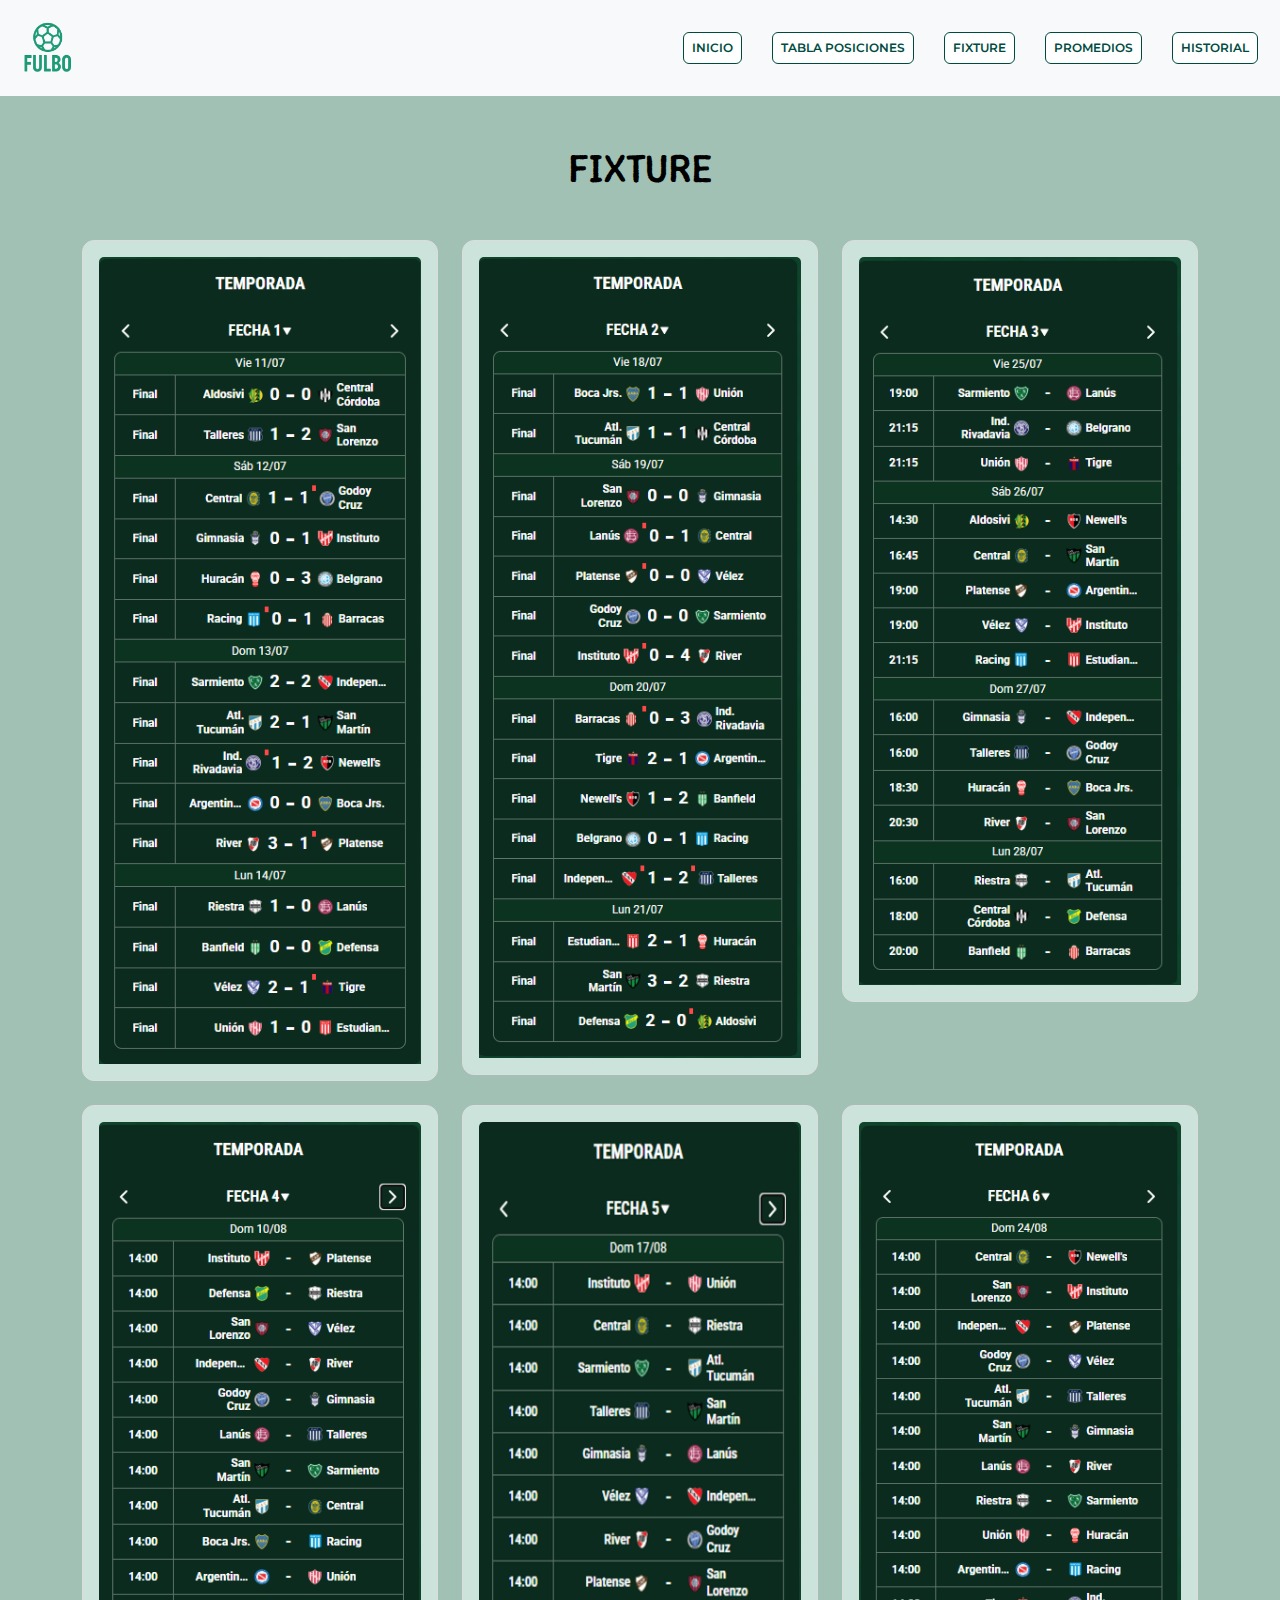
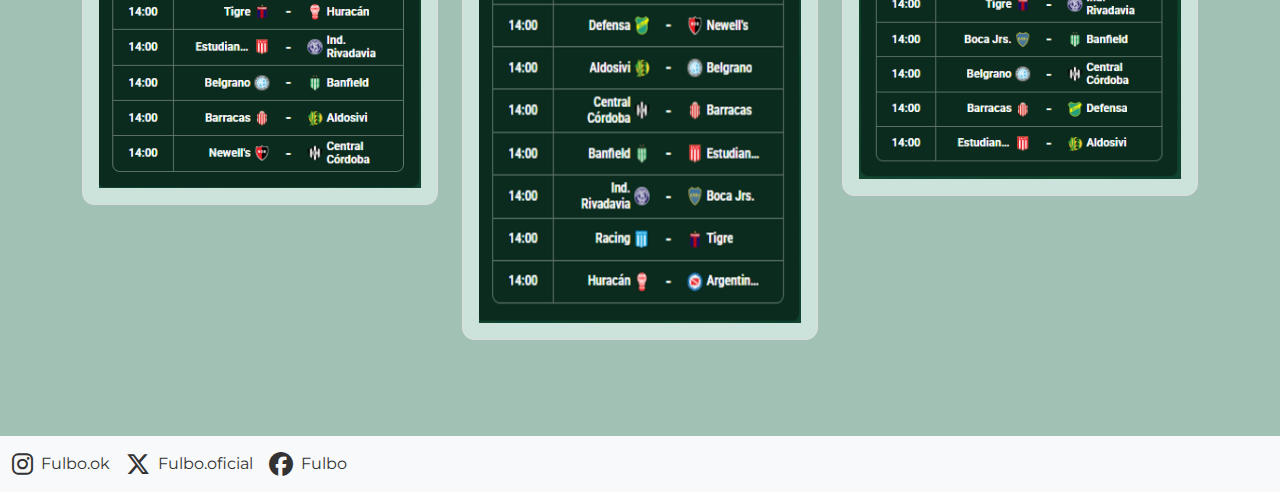
<file: pages/fixture.html>
<!DOCTYPE html>
<html lang="es">
<head>
  <meta charset="UTF-8" />
  <meta name="viewport" content="width=device-width, initial-scale=1.0" />
  <link href="https://cdn.jsdelivr.net/npm/bootstrap@5.3.3/dist/css/bootstrap.min.css" rel="stylesheet" integrity="sha384-QWTKZyjpPEjISv5WaRU9OFeRpok6YctnYmDr5pNlyT2bRjXh0JMhjY6hW+ALEwIH" crossorigin="anonymous">
  <link rel="stylesheet" href="../css/styles.css" />
  <link rel="stylesheet" href="https://cdnjs.cloudflare.com/ajax/libs/font-awesome/6.5.0/css/all.min.css">
  <title>FULBO | FIXTURE</title>
</head>
<body>
  <header>
    <nav class="navbar navbar-expand-lg navbar-light bg-light fixed-top">
      <div class="container-fluid">
        <a class="navbar-brand" href="../index.html">
          <img src="../assets/img/logo.png" alt="Logo de Fulbo, una pelota de futbol" class="d-inline-block align-top logo-img" />
        </a>
        <button class="navbar-toggler" type="button" data-bs-toggle="collapse" data-bs-target="#navbarNav" aria-controls="navbarNav" aria-expanded="false" aria-label="Toggle navigation">
          <span class="navbar-toggler-icon"></span>
        </button>
        <div class="collapse navbar-collapse justify-content-end" id="navbarNav">
          <ul class="navbar-nav">
            <li class="nav-item"><a class="nav-link" href="../index.html">INICIO</a></li>
            <li class="nav-item"><a class="nav-link" href="./tablaPosiciones.html">TABLA POSICIONES</a></li>
            <li class="nav-item"><a class="nav-link" href="./fixture.html">FIXTURE</a></li>
            <li class="nav-item"><a class="nav-link" href="./promedios.html">PROMEDIOS</a></li>
            <li class="nav-item"><a class="nav-link" href="./historial.html">HISTORIAL</a></li>
          </ul>
        </div>
      </div>
    </nav>
  </header>
  <main class="container my-5 py-5 text-center">
    <h1 class="mt-5">FIXTURE</h1>
    <section class="row justify-content-center mt-4 g-4">
      <div class="col-12 col-sm-6 col-md-4">
        <div class="card">
          <img src="../assets/img/fecha1.png" alt="Fixture de la Fecha 1" class="card-img-top" />
        </div>
      </div>
      <div class="col-12 col-sm-6 col-md-4">
        <div class="card">
          <img src="../assets/img/fecha2.png" alt="Fixture de la Fecha 2" class="card-img-top" />
        </div>
      </div>
      <div class="col-12 col-sm-6 col-md-4">
        <div class="card">
          <img src="../assets/img/fecha3.png" alt="Fixture de la Fecha 3" class="card-img-top" />
        </div>
      </div>
      <div class="col-12 col-sm-6 col-md-4">
        <div class="card">
          <img src="../assets/img/fecha4.png" alt="Fixture de la Fecha 4" class="card-img-top" />
        </div>
      </div>
      <div class="col-12 col-sm-6 col-md-4">
        <div class="card">
          <img src="../assets/img/fecha5.png" alt="Fixture de la Fecha 5" class="card-img-top" />
        </div>
      </div>
      <div class="col-12 col-sm-6 col-md-4">
        <div class="card">
          <img src="../assets/img/fecha6.png" alt="Fixture de la Fecha 6" class="card-img-top" />
        </div>
      </div>
    </section>
  </main>
  <footer class="bg-light text-center text-lg-start mt-auto py-3">
    <div class="container-fluid">
      <div class="d-flex justify-content-center justify-content-lg-start">
        <span class="social-link"><i class="fab fa-instagram"></i> Fulbo.ok</span>
        <span class="social-link ms-3"><i class="fab fa-x-twitter"></i> Fulbo.oficial</span>
        <span class="social-link ms-3"><i class="fab fa-facebook"></i> Fulbo</span>
      </div>
    </div>
  </footer>
  <script src="https://cdn.jsdelivr.net/npm/bootstrap@5.3.3/dist/js/bootstrap.bundle.min.js" integrity="sha384-YvpcrYf0tY3lHB60NNkmXc5s9fDVZLESaAA55NDzOxhy9GkcIdslK1eN7N6jIeHz" crossorigin="anonymous"></script>
</body>
</html>
</file>
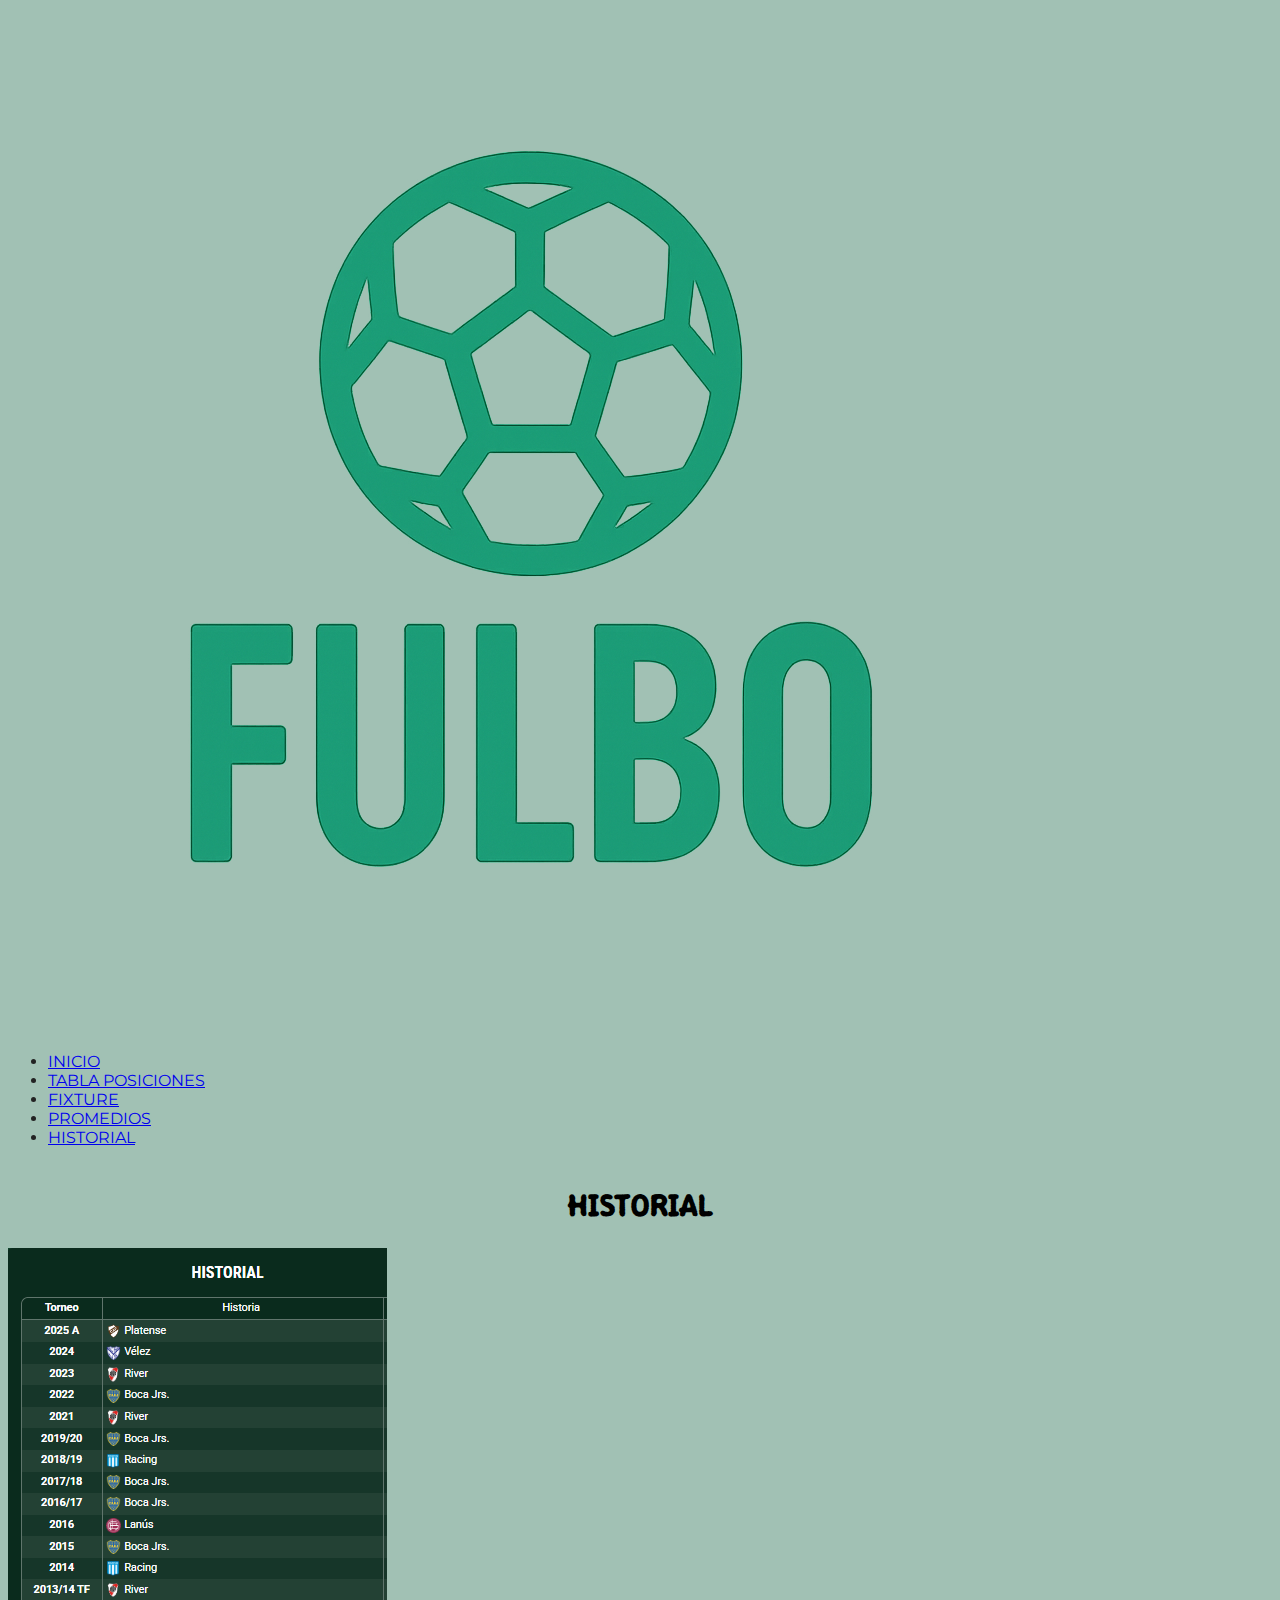
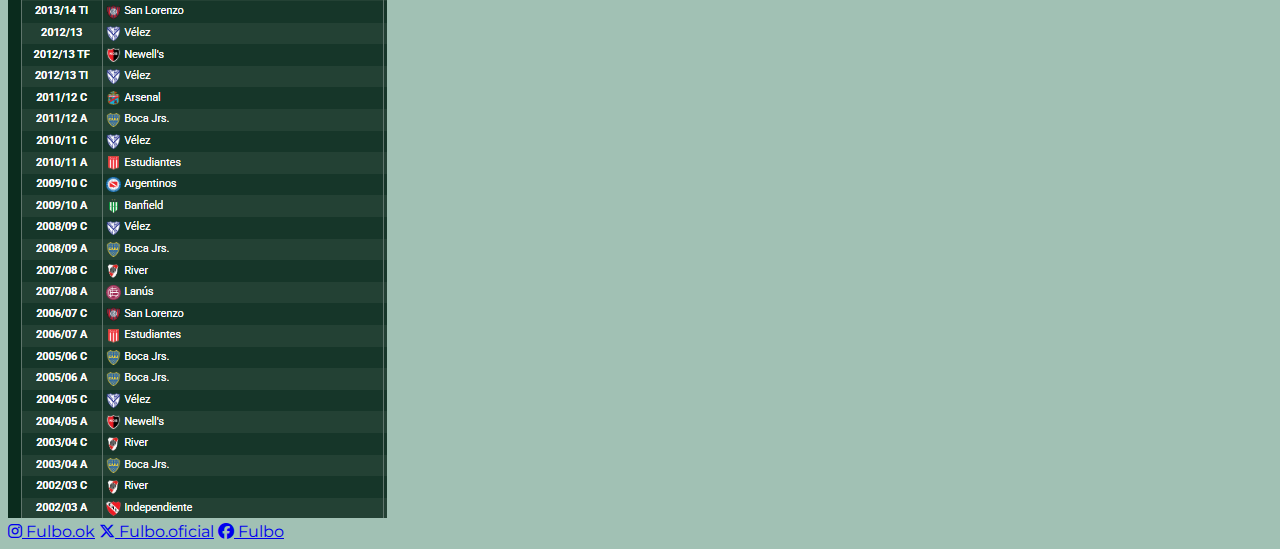
<file: pages/historial.html>
<!DOCTYPE html>
<html lang="es">
<head>
  <meta charset="UTF-8" />
  <meta name="viewport" content="width=device-width, initial-scale=1.0" />
  <link rel="stylesheet" href="../css/styles.css" />
  <link rel="stylesheet" href="https://cdnjs.cloudflare.com/ajax/libs/font-awesome/6.5.0/css/all.min.css">
  <title>FULBO</title>
</head>
<body>
  <header class="main-header">
    <div class="logo">
      <a href="#">
        <img src="../assets/img/logo.png" alt="logo fulbo" />
      </a>
    </div>
    <nav class="nav">
      <ul>
        <li><a href="../index.html">INICIO</a></li>
        <li><a href="./tablaPosiciones.html">TABLA POSICIONES</a></li>
        <li><a href="./fixture.html">FIXTURE</a></li>
        <li><a href="./promedios.html">PROMEDIOS</a></li>
        <li><a href="./historial.html">HISTORIAL</a></li>
      </ul>
    </nav>
  </header>

  <main>
    <h1>HISTORIAL</h1>
        <section>
            <div>
                <img src="../assets/img/historial.png" alt="">
            </div>
        </section>
  </main>

  <footer class="main-footer">
    <div class="social-icons">
      <a href="#" target="_blank"><i class="fab fa-instagram"></i> Fulbo.ok</a>
      <a href="#" target="_blank"><i class="fab fa-x-twitter"></i> Fulbo.oficial</a>
      <a href="#" target="_blank"><i class="fab fa-facebook"></i> Fulbo</a>
    </div>
  </footer>
</body>
</html>
</file>
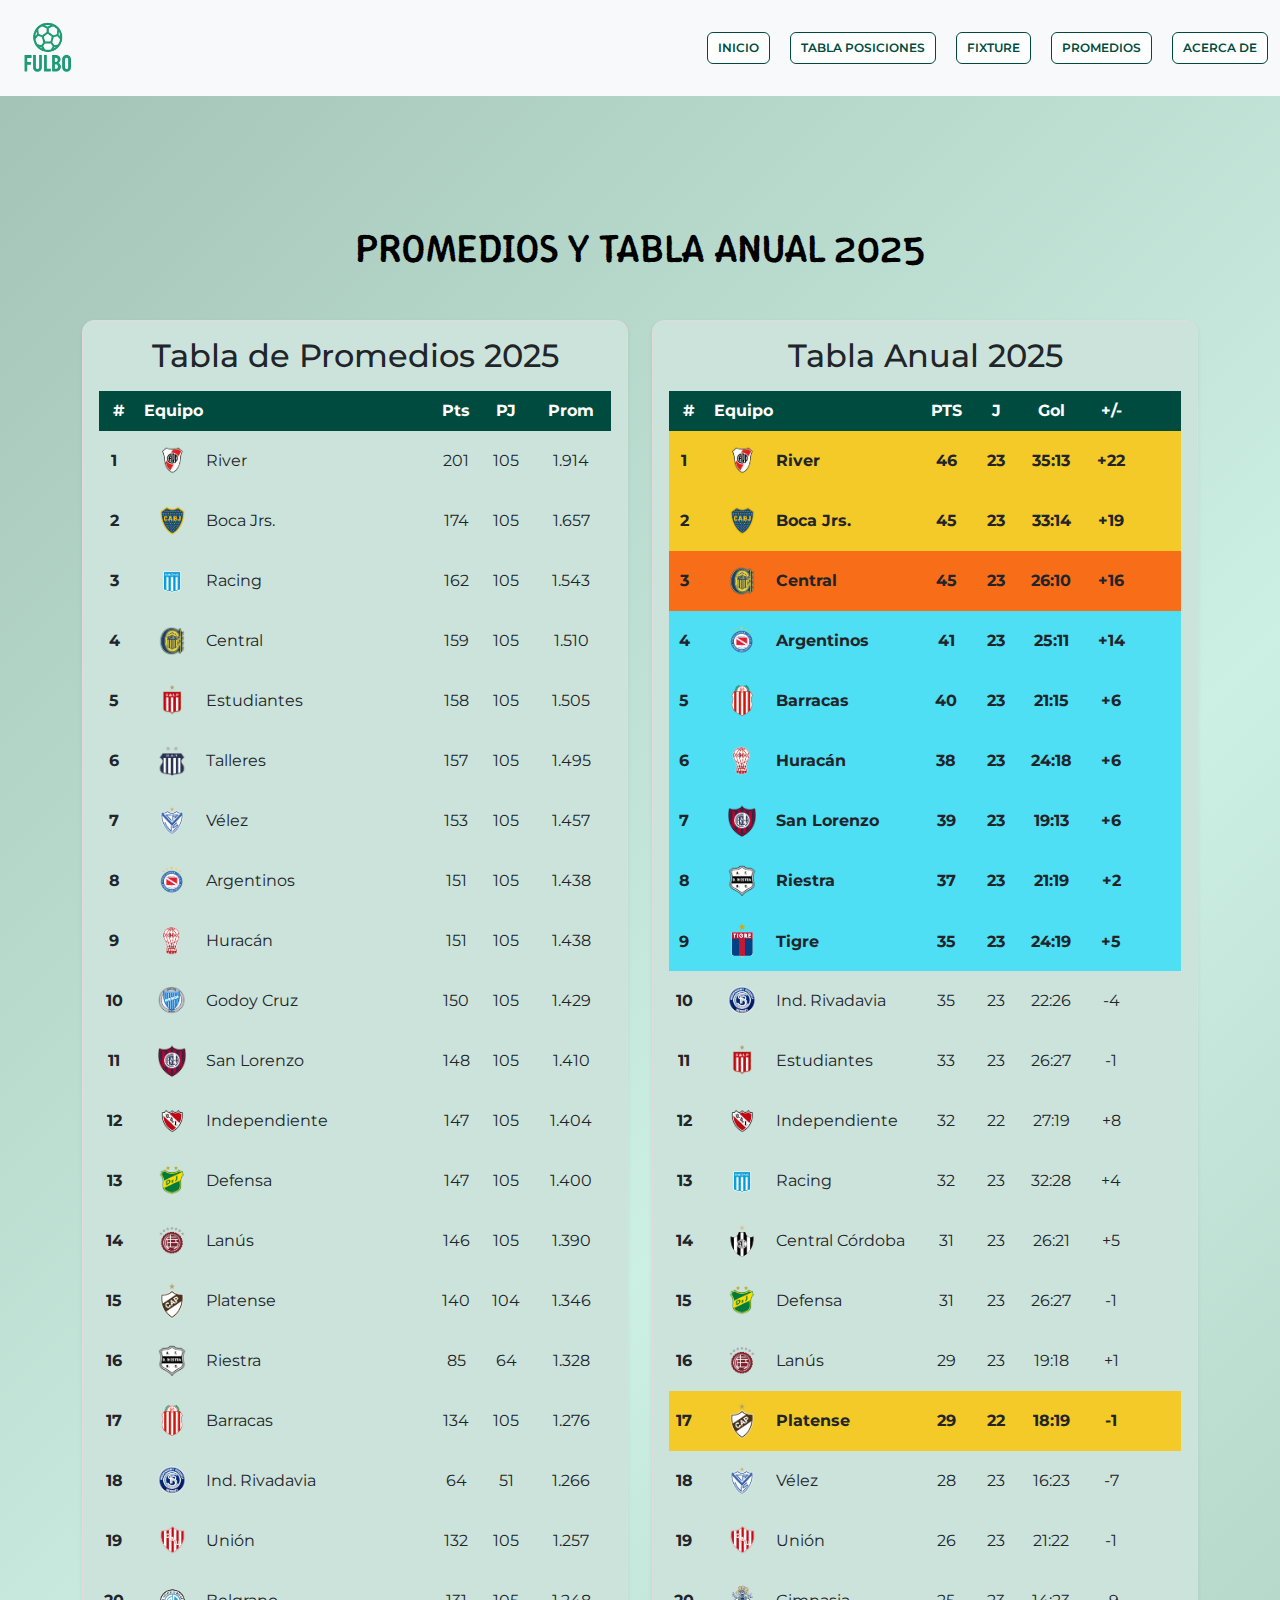
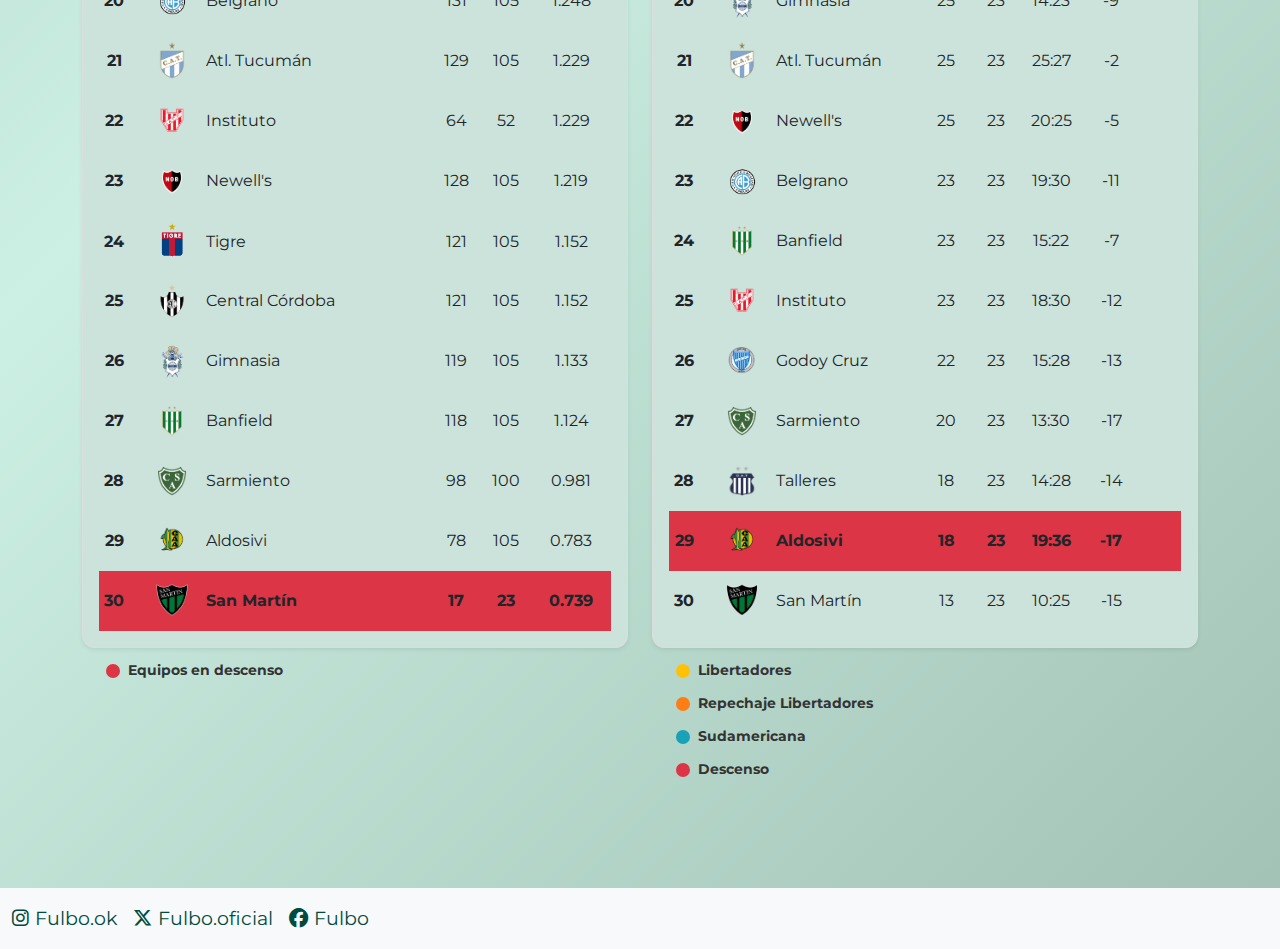
<file: pages/promedios.html>
<!DOCTYPE html>
<html lang="es">
<head>
  <meta charset="UTF-8" />
  <meta name="viewport" content="width=device-width, initial-scale=1.0" />
  <link href="https://cdn.jsdelivr.net/npm/bootstrap@5.3.3/dist/css/bootstrap.min.css" rel="stylesheet">
  <link rel="stylesheet" href="../css/style.css" />
  <link rel="stylesheet" href="https://cdnjs.cloudflare.com/ajax/libs/font-awesome/6.5.0/css/all.min.css">
  <title>FULBO | PROMEDIOS</title>
</head>
<body>
  <header>
    <nav class="navbar navbar-light bg-light fixed-top">
      <div class="container-fluid d-flex justify-content-between align-items-center">
        <span class="navbar-brand">
          <img src="../assets/img/logo.png" alt="Logo de Fulbo" class="logo-img" />
        </span>
        <ul class="navbar-nav d-flex flex-row">
          <li class="nav-item"><a class="nav-link" href="../index.html">INICIO</a></li>
          <li class="nav-item"><a class="nav-link" href="./tablaPosiciones.html">TABLA POSICIONES</a></li>
          <li class="nav-item"><a class="nav-link" href="./fixture.html">FIXTURE</a></li>
          <li class="nav-item"><a class="nav-link" href="./promedios.html">PROMEDIOS</a></li>
          <li class="nav-item"><a class="nav-link" href="./acercaDe.html">ACERCA DE</a></li>
        </ul>
      </div>
    </nav>
  </header>

  <main class="container my-5 py-5">
    <h1 class="text-center mt-5">PROMEDIOS Y TABLA ANUAL 2025</h1>
    <section class="row justify-content-center mt-4 g-4">

      <!-- Tabla de Promedios -->
      <div class="col-12 col-lg-6">
        <div class="card p-3 shadow-sm">
          <h2 class="mb-3 text-center">Tabla de Promedios 2025</h2>
          <div class="custom-table promedios-grid">

            <!-- Header -->
            <div class="table-header">
              <div>#</div>
              <div>Equipo</div>
              <div>Pts</div>
              <div>PJ</div>
              <div>Prom</div>
            </div>

            <!-- Filas -->
            <div class="table-row">
              <div class="pos">1</div>
              <div class="team"><img src="../assets/img/river.png" class="club-icon me-2">River</div>
              <div class="pts">201</div>
              <div class="pj">105</div>
              <div class="prom">1.914</div>
            </div>

            <div class="table-row">
              <div class="pos">2</div>
              <div class="team"><img src="../assets/img/boca.png" class="club-icon me-2">Boca Jrs.</div>
              <div class="pts">174</div>
              <div class="pj">105</div>
              <div class="prom">1.657</div>
            </div>

            <div class="table-row">
              <div class="pos">3</div>
              <div class="team"><img src="../assets/img/racing.png" class="club-icon me-2">Racing</div>
              <div class="pts">162</div>
              <div class="pj">105</div>
              <div class="prom">1.543</div>
            </div>

            <div class="table-row">
              <div class="pos">4</div>
              <div class="team"><img src="../assets/img/rosariocentral.png" class="club-icon me-2">Central</div>
              <div class="pts">159</div>
              <div class="pj">105</div>
              <div class="prom">1.510</div>
            </div>

            <div class="table-row">
              <div class="pos">5</div>
              <div class="team"><img src="../assets/img/estudiantes.png" class="club-icon me-2">Estudiantes</div>
              <div class="pts">158</div>
              <div class="pj">105</div>
              <div class="prom">1.505</div>
            </div>

            <div class="table-row">
              <div class="pos">6</div>
              <div class="team"><img src="../assets/img/talleres.png" class="club-icon me-2">Talleres</div>
              <div class="pts">157</div>
              <div class="pj">105</div>
              <div class="prom">1.495</div>
            </div>

            <div class="table-row">
              <div class="pos">7</div>
              <div class="team"><img src="../assets/img/velez.png" class="club-icon me-2">Vélez</div>
              <div class="pts">153</div>
              <div class="pj">105</div>
              <div class="prom">1.457</div>
            </div>

            <div class="table-row">
              <div class="pos">8</div>
              <div class="team"><img src="../assets/img/argentinos.png" class="club-icon me-2">Argentinos</div>
              <div class="pts">151</div>
              <div class="pj">105</div>
              <div class="prom">1.438</div>
            </div>

            <div class="table-row">
              <div class="pos">9</div>
              <div class="team"><img src="../assets/img/huracan.png" class="club-icon me-2">Huracán</div>
              <div class="pts">151</div>
              <div class="pj">105</div>
              <div class="prom">1.438</div>
            </div>

            <div class="table-row">
              <div class="pos">10</div>
              <div class="team"><img src="../assets/img/godoycruz.png" class="club-icon me-2">Godoy Cruz</div>
              <div class="pts">150</div>
              <div class="pj">105</div>
              <div class="prom">1.429</div>
            </div>

            <div class="table-row">
              <div class="pos">11</div>
              <div class="team"><img src="../assets/img/sanlorenzo.png" class="club-icon me-2">San Lorenzo</div>
              <div class="pts">148</div>
              <div class="pj">105</div>
              <div class="prom">1.410</div>
            </div>

            <div class="table-row">
              <div class="pos">12</div>
              <div class="team"><img src="../assets/img/independiente.png" class="club-icon me-2">Independiente</div>
              <div class="pts">147</div>
              <div class="pj">105</div>
              <div class="prom">1.404</div>
            </div>

            <div class="table-row">
              <div class="pos">13</div>
              <div class="team"><img src="../assets/img/defensa.png" class="club-icon me-2">Defensa</div>
              <div class="pts">147</div>
              <div class="pj">105</div>
              <div class="prom">1.400</div>
            </div>

            <div class="table-row">
              <div class="pos">14</div>
              <div class="team"><img src="../assets/img/lanus.png" class="club-icon me-2">Lanús</div>
              <div class="pts">146</div>
              <div class="pj">105</div>
              <div class="prom">1.390</div>
            </div>

            <div class="table-row">
              <div class="pos">15</div>
              <div class="team"><img src="../assets/img/platense.png" class="club-icon me-2">Platense</div>
              <div class="pts">140</div>
              <div class="pj">104</div>
              <div class="prom">1.346</div>
            </div>

            <div class="table-row">
              <div class="pos">16</div>
              <div class="team"><img src="../assets/img/riestra.png" class="club-icon me-2">Riestra</div>
              <div class="pts">85</div>
              <div class="pj">64</div>
              <div class="prom">1.328</div>
            </div>

            <div class="table-row">
              <div class="pos">17</div>
              <div class="team"><img src="../assets/img/barracas.png" class="club-icon me-2">Barracas</div>
              <div class="pts">134</div>
              <div class="pj">105</div>
              <div class="prom">1.276</div>
            </div>

            <div class="table-row">
              <div class="pos">18</div>
              <div class="team"><img src="../assets/img/independienteriv.png" class="club-icon me-2">Ind. Rivadavia</div>
              <div class="pts">64</div>
              <div class="pj">51</div>
              <div class="prom">1.266</div>
            </div>

            <div class="table-row">
              <div class="pos">19</div>
              <div class="team"><img src="../assets/img/union.png" class="club-icon me-2">Unión</div>
              <div class="pts">132</div>
              <div class="pj">105</div>
              <div class="prom">1.257</div>
            </div>

            <div class="table-row">
              <div class="pos">20</div>
              <div class="team"><img src="../assets/img/belgrano.png" class="club-icon me-2">Belgrano</div>
              <div class="pts">131</div>
              <div class="pj">105</div>
              <div class="prom">1.248</div>
            </div>

            <div class="table-row">
              <div class="pos">21</div>
              <div class="team"><img src="../assets/img/atleticotucuman.png" class="club-icon me-2">Atl. Tucumán</div>
              <div class="pts">129</div>
              <div class="pj">105</div>
              <div class="prom">1.229</div>
            </div>

            <div class="table-row">
              <div class="pos">22</div>
              <div class="team"><img src="../assets/img/instituto.png" class="club-icon me-2">Instituto</div>
              <div class="pts">64</div>
              <div class="pj">52</div>
              <div class="prom">1.229</div>
            </div>

            <div class="table-row">
              <div class="pos">23</div>
              <div class="team"><img src="../assets/img/newells.png" class="club-icon me-2">Newell's</div>
              <div class="pts">128</div>
              <div class="pj">105</div>
              <div class="prom">1.219</div>
            </div>

            <div class="table-row">
              <div class="pos">24</div>
              <div class="team"><img src="../assets/img/tigre.png" class="club-icon me-2">Tigre</div>
              <div class="pts">121</div>
              <div class="pj">105</div>
              <div class="prom">1.152</div>
            </div>

            <div class="table-row">
              <div class="pos">25</div>
              <div class="team"><img src="../assets/img/centralcordoba.png" class="club-icon me-2">Central Córdoba</div>
              <div class="pts">121</div>
              <div class="pj">105</div>
              <div class="prom">1.152</div>
            </div>

            <div class="table-row">
              <div class="pos">26</div>
              <div class="team"><img src="../assets/img/gimnasia.png" class="club-icon me-2">Gimnasia</div>
              <div class="pts">119</div>
              <div class="pj">105</div>
              <div class="prom">1.133</div>
            </div>

            <div class="table-row">
              <div class="pos">27</div>
              <div class="team"><img src="../assets/img/banfield.png" class="club-icon me-2">Banfield</div>
              <div class="pts">118</div>
              <div class="pj">105</div>
              <div class="prom">1.124</div>
            </div>

            <div class="table-row">
              <div class="pos">28</div>
              <div class="team"><img src="../assets/img/sarmiento.png" class="club-icon me-2">Sarmiento</div>
              <div class="pts">98</div>
              <div class="pj">100</div>
              <div class="prom">0.981</div>
            </div>

            <div class="table-row">
              <div class="pos">29</div>
              <div class="team"><img src="../assets/img/aldosivi.png" class="club-icon me-2">Aldosivi</div>
              <div class="pts">78</div>
              <div class="pj">105</div>
              <div class="prom">0.783</div>
            </div>

            <div class="table-row descenso">
              <div class="pos">30</div>
              <div class="team"><img src="../assets/img/sanmartinsj.png" class="club-icon me-2">San Martín</div>
              <div class="pts">17</div>
              <div class="pj">23</div>
              <div class="prom">0.739</div>
            </div>
          </div>
        </div>
        <div class="legend">
            <span class="legend-circle descenso"></span>
            <span>Equipos en descenso</span>
        </div>
      </div>

      <!-- Tabla Anual -->
      <div class="col-12 col-lg-6">
        <div class="card p-3 shadow-sm">
          <h2 class="mb-3 text-center">Tabla Anual 2025</h2>
          <div class="custom-table anual-grid">
                <!-- Header -->
            <div class="table-header">
              <div>#</div>
              <div>Equipo</div>
              <div>PTS</div>
              <div>J</div>
              <div>Gol</div>
              <div>+/-</div>
            </div>

            <!-- Filas -->
            <div class="table-row libertadores">
              <div class="pos">1</div>
              <div class="team"><img src="../assets/img/river.png" class="club-icon me-2">River</div>
              <div class="pts">46</div>
              <div class="pj">23</div>
              <div class="gol">35:13</div>
              <div class="dif">+22</div>
            </div>

            <div class="table-row libertadores">
              <div class="pos">2</div>
              <div class="team"><img src="../assets/img/boca.png" class="club-icon me-2">Boca Jrs.</div>
              <div class="pts">45</div>
              <div class="pj">23</div>
              <div class="gol">33:14</div>
              <div class="dif">+19</div>
            </div>

            <div class="table-row repechaje">
              <div class="pos">3</div>
              <div class="team"><img src="../assets/img/rosariocentral.png" class="club-icon me-2">Central</div>
              <div class="pts">45</div>
              <div class="pj">23</div>
              <div class="gol">26:10</div>
              <div class="dif">+16</div>
            </div>

            <div class="table-row sudamericana">
              <div class="pos">4</div>
              <div class="team"><img src="../assets/img/argentinos.png" class="club-icon me-2">Argentinos</div>
              <div class="pts">41</div>
              <div class="pj">23</div>
              <div class="gol">25:11</div>
              <div class="dif">+14</div>
            </div>

            <div class="table-row sudamericana">
              <div class="pos">5</div>
              <div class="team"><img src="../assets/img/barracas.png" class="club-icon me-2">Barracas</div>
              <div class="pts">40</div>
              <div class="pj">23</div>
              <div class="gol">21:15</div>
              <div class="dif">+6</div>
            </div>

            <div class="table-row sudamericana">
              <div class="pos">6</div>
              <div class="team"><img src="../assets/img/huracan.png" class="club-icon me-2">Huracán</div>
              <div class="pts">38</div>
              <div class="pj">23</div>
              <div class="gol">24:18</div>
              <div class="dif">+6</div>
            </div>

            <div class="table-row sudamericana">
              <div class="pos">7</div>
              <div class="team"><img src="../assets/img/sanlorenzo.png" class="club-icon me-2">San Lorenzo</div>
              <div class="pts">39</div>
              <div class="pj">23</div>
              <div class="gol">19:13</div>
              <div class="dif">+6</div>
            </div>

            <div class="table-row sudamericana">
              <div class="pos">8</div>
              <div class="team"><img src="../assets/img/riestra.png" class="club-icon me-2">Riestra</div>
              <div class="pts">37</div>
              <div class="pj">23</div>
              <div class="gol">21:19</div>
              <div class="dif">+2</div>
            </div>

            <div class="table-row sudamericana">
              <div class="pos">9</div>
              <div class="team"><img src="../assets/img/tigre.png" class="club-icon me-2">Tigre</div>
              <div class="pts">35</div>
              <div class="pj">23</div>
              <div class="gol">24:19</div>
              <div class="dif">+5</div>
            </div>

            <div class="table-row">
              <div class="pos">10</div>
              <div class="team"><img src="../assets/img/independienteriv.png" class="club-icon me-2">Ind. Rivadavia</div>
              <div class="pts">35</div>
              <div class="pj">23</div>
              <div class="gol">22:26</div>
              <div class="dif">-4</div>
            </div>

            <div class="table-row">
              <div class="pos">11</div>
              <div class="team"><img src="../assets/img/estudiantes.png" class="club-icon me-2">Estudiantes</div>
              <div class="pts">33</div>
              <div class="pj">23</div>
              <div class="gol">26:27</div>
              <div class="dif">-1</div>
            </div>

            <div class="table-row">
              <div class="pos">12</div>
              <div class="team"><img src="../assets/img/independiente.png" class="club-icon me-2">Independiente</div>
              <div class="pts">32</div>
              <div class="pj">22</div>
              <div class="gol">27:19</div>
              <div class="dif">+8</div>
            </div>

            <div class="table-row">
              <div class="pos">13</div>
              <div class="team"><img src="../assets/img/racing.png" class="club-icon me-2">Racing</div>
              <div class="pts">32</div>
              <div class="pj">23</div>
              <div class="gol">32:28</div>
              <div class="dif">+4</div>
            </div>

            <div class="table-row">
              <div class="pos">14</div>
              <div class="team"><img src="../assets/img/centralcordoba.png" class="club-icon me-2">Central Córdoba</div>
              <div class="pts">31</div>
              <div class="pj">23</div>
              <div class="gol">26:21</div>
              <div class="dif">+5</div>
            </div>

            <div class="table-row">
              <div class="pos">15</div>
              <div class="team"><img src="../assets/img/defensa.png" class="club-icon me-2">Defensa</div>
              <div class="pts">31</div>
              <div class="pj">23</div>
              <div class="gol">26:27</div>
              <div class="dif">-1</div>
            </div>

            <div class="table-row">
              <div class="pos">16</div>
              <div class="team"><img src="../assets/img/lanus.png" class="club-icon me-2">Lanús</div>
              <div class="pts">29</div>
              <div class="pj">23</div>
              <div class="gol">19:18</div>
              <div class="dif">+1</div>
            </div>

            <div class="table-row libertadores">
              <div class="pos">17</div>
              <div class="team"><img src="../assets/img/platense.png" class="club-icon me-2">Platense</div>
              <div class="pts">29</div>
              <div class="pj">22</div>
              <div class="gol">18:19</div>
              <div class="dif">-1</div>
            </div>

            <div class="table-row">
              <div class="pos">18</div>
              <div class="team"><img src="../assets/img/velez.png" class="club-icon me-2">Vélez</div>
              <div class="pts">28</div>
              <div class="pj">23</div>
              <div class="gol">16:23</div>
              <div class="dif">-7</div>
            </div>

            <div class="table-row">
              <div class="pos">19</div>
              <div class="team"><img src="../assets/img/union.png" class="club-icon me-2">Unión</div>
              <div class="pts">26</div>
              <div class="pj">23</div>
              <div class="gol">21:22</div>
              <div class="dif">-1</div>
            </div>

            <div class="table-row">
              <div class="pos">20</div>
              <div class="team"><img src="../assets/img/gimnasia.png" class="club-icon me-2">Gimnasia</div>
              <div class="pts">25</div>
              <div class="pj">23</div>
              <div class="gol">14:23</div>
              <div class="dif">-9</div>
            </div>

            <div class="table-row">
              <div class="pos">21</div>
              <div class="team"><img src="../assets/img/atleticotucuman.png" class="club-icon me-2">Atl. Tucumán</div>
              <div class="pts">25</div>
              <div class="pj">23</div>
              <div class="gol">25:27</div>
              <div class="dif">-2</div>
            </div>

            <div class="table-row">
              <div class="pos">22</div>
              <div class="team"><img src="../assets/img/newells.png" class="club-icon me-2">Newell's</div>
              <div class="pts">25</div>
              <div class="pj">23</div>
              <div class="gol">20:25</div>
              <div class="dif">-5</div>
            </div>

            <div class="table-row">
              <div class="pos">23</div>
              <div class="team"><img src="../assets/img/belgrano.png" class="club-icon me-2">Belgrano</div>
              <div class="pts">23</div>
              <div class="pj">23</div>
              <div class="gol">19:30</div>
              <div class="dif">-11</div>
            </div>

            <div class="table-row">
              <div class="pos">24</div>
              <div class="team"><img src="../assets/img/banfield.png" class="club-icon me-2">Banfield</div>
              <div class="pts">23</div>
              <div class="pj">23</div>
              <div class="gol">15:22</div>
              <div class="dif">-7</div>
            </div>

            <div class="table-row">
              <div class="pos">25</div>
              <div class="team"><img src="../assets/img/instituto.png" class="club-icon me-2">Instituto</div>
              <div class="pts">23</div>
              <div class="pj">23</div>
              <div class="gol">18:30</div>
              <div class="dif">-12</div>
            </div>

            <div class="table-row">
              <div class="pos">26</div>
              <div class="team"><img src="../assets/img/godoycruz.png" class="club-icon me-2">Godoy Cruz</div>
              <div class="pts">22</div>
              <div class="pj">23</div>
              <div class="gol">15:28</div>
              <div class="dif">-13</div>
            </div>

            <div class="table-row">
              <div class="pos">27</div>
              <div class="team"><img src="../assets/img/sarmiento.png" class="club-icon me-2">Sarmiento</div>
              <div class="pts">20</div>
              <div class="pj">23</div>
              <div class="gol">13:30</div>
              <div class="dif">-17</div>
            </div>

            <div class="table-row">
              <div class="pos">28</div>
              <div class="team"><img src="../assets/img/talleres.png" class="club-icon me-2">Talleres</div>
              <div class="pts">18</div>
              <div class="pj">23</div>
              <div class="gol">14:28</div>
              <div class="dif">-14</div>
            </div>

            <div class="table-row descenso">
              <div class="pos">29</div>
              <div class="team"><img src="../assets/img/aldosivi.png" class="club-icon me-2">Aldosivi</div>
              <div class="pts">18</div>
              <div class="pj">23</div>
              <div class="gol">19:36</div>
              <div class="dif">-17</div>
            </div>

            <div class="table-row">
              <div class="pos">30</div>
              <div class="team"><img src="../assets/img/sanmartinsj.png" class="club-icon me-2">San Martín</div>
              <div class="pts">13</div>
              <div class="pj">23</div>
              <div class="gol">10:25</div>
              <div class="dif">-15</div>
            </div>
          </div>
        </div>
        <div class="legend">
            <span class="legend-circle libertadores"></span>
            <span>Libertadores</span>
        </div>
        <div class="legend">
            <span class="legend-circle repechaje"></span>
            <span>Repechaje Libertadores</span>
        </div>
        <div class="legend">
            <span class="legend-circle sudamericana"></span>
            <span>Sudamericana</span>
        </div>
        <div class="legend">
            <span class="legend-circle descenso"></span>
            <span>Descenso</span>
        </div>
      </div>
    </section>
  </main>

  <!-- Footer -->
  <footer class="bg-light text-center text-lg-start mt-auto py-3">
    <div class="container-fluid">
      <div class="d-flex justify-content-center justify-content-lg-start">
        <span class="social-link">
          <i class="fab fa-instagram"></i> Fulbo.ok
        </span>
        <span class="social-link ms-3">
          <i class="fab fa-x-twitter"></i> Fulbo.oficial
        </span>
        <span class="social-link ms-3">
          <i class="fab fa-facebook"></i> Fulbo
        </span>
      </div>
    </div>
  </footer>
  <script src="https://cdn.jsdelivr.net/npm/bootstrap@5.3.3/dist/js/bootstrap.bundle.min.js"></script>
</body>
</html>
</file>
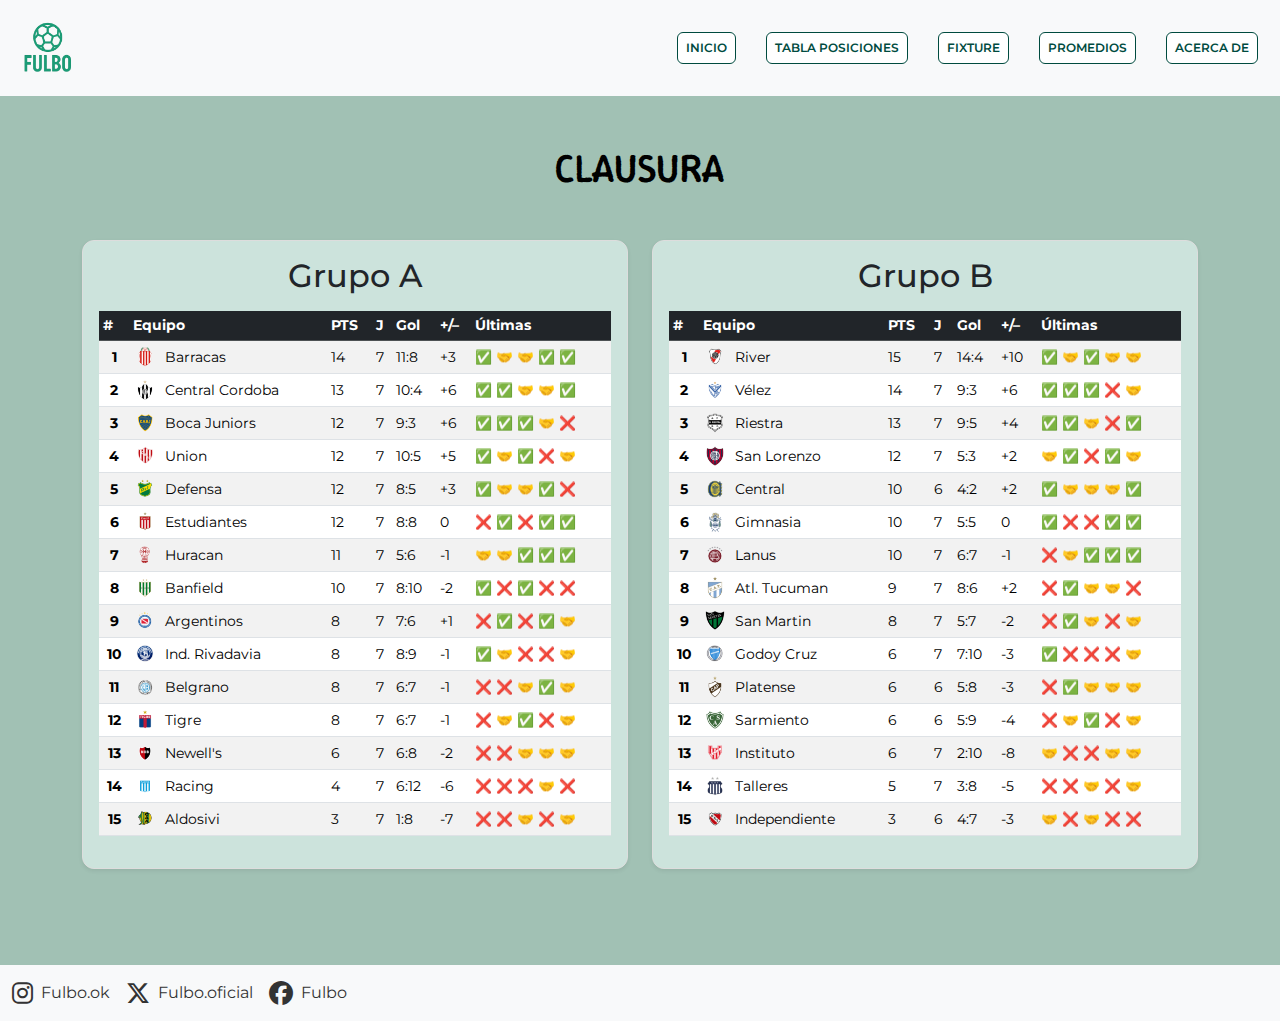
<file: pages/tablaPosiciones.html>
<!DOCTYPE html>
<html lang="es">
<head>
  <meta charset="UTF-8" />
  <meta name="viewport" content="width=device-width, initial-scale=1.0" />
  <link href="https://cdn.jsdelivr.net/npm/bootstrap@5.3.3/dist/css/bootstrap.min.css" rel="stylesheet" integrity="sha384-QWTKZyjpPEjISv5WaRU9OFeRpok6YctnYmDr5pNlyT2bRjXh0JMhjY6hW+ALEwIH" crossorigin="anonymous">
  <link rel="stylesheet" href="../css/styles.css" />
  <link rel="stylesheet" href="https://cdnjs.cloudflare.com/ajax/libs/font-awesome/6.5.0/css/all.min.css">
  <title>FULBO | TABLA POSICIONES</title>
</head>
<body>
  <header>
    <nav class="navbar navbar-expand-lg navbar-light bg-light fixed-top">
      <div class="container-fluid">
        <a class="navbar-brand" href="../index.html">
          <img src="../assets/img/logo.png" alt="Logo de Fulbo, una pelota de futbol" class="d-inline-block align-top logo-img" />
        </a>
        <button class="navbar-toggler" type="button" data-bs-toggle="collapse" data-bs-target="#navbarNav" aria-controls="navbarNav" aria-expanded="false" aria-label="Toggle navigation">
          <span class="navbar-toggler-icon"></span>
        </button>
        <div class="collapse navbar-collapse justify-content-end" id="navbarNav">
          <ul class="navbar-nav">
            <li class="nav-item"><a class="nav-link" href="../index.html">INICIO</a></li>
            <li class="nav-item"><a class="nav-link" href="./tablaPosiciones.html">TABLA POSICIONES</a></li>
            <li class="nav-item"><a class="nav-link" href="./fixture.html">FIXTURE</a></li>
            <li class="nav-item"><a class="nav-link" href="./promedios.html">PROMEDIOS</a></li>
            <li class="nav-item"><a class="nav-link" href="./acercaDe.html">ACERCA DE</a></li>
          </ul>
        </div>
      </div>
    </nav>
  </header>
  <main class="container my-5 py-5">
  <h1 class="text-center mt-5">CLAUSURA</h1>
  <section class="row justify-content-center mt-4 g-4">

    <!-- Grupo A -->
    <div class="col-12 col-md-6">
      <div class="card p-3 shadow-sm">
        <h2 class="mb-3 text-center">Grupo A</h2>
        <div class="table-responsive">
          <table class="table table-sm align-middle table-striped">
            <thead class="table-dark">
              <tr>
                <th>#</th>
                <th>Equipo</th>
                <th>PTS</th>
                <th>J</th>
                <th>Gol</th>
                <th>+/–</th>
                <th>Últimas</th>
              </tr>
            </thead>
            <tbody>
              <tr>
                <td class="pos">1</td>
                <td class="d-flex align-items-center">
                  <img src="../assets/img/barracas.png" alt="Barracas" class="club-icon me-2">
                  Barracas
                </td>
                <td>14</td>
                <td>7</td>
                <td>11:8</td>
                <td>+3</td>
                <td>✅ 🤝 🤝 ✅ ✅</td>
              </tr>
              <tr>
                <td class="pos">2</td>
                <td class="d-flex align-items-center">
                  <img src="../assets/img/centralcordoba.png" alt="Central Cordoba" class="club-icon me-2">
                  Central Cordoba
                </td>
                <td>13</td>
                <td>7</td>
                <td>10:4</td>
                <td>+6</td>
                <td>✅ ✅ 🤝 🤝 ✅</td>
              </tr>
              <tr>
                <td class="pos">3</td>
                <td class="d-flex align-items-center">
                  <img src="../assets/img/boca.png" alt="Boca Juniors" class="club-icon me-2">
                  Boca Juniors
                </td>
                <td>12</td>
                <td>7</td>
                <td>9:3</td>
                <td>+6</td>
                <td>✅ ✅ ✅ 🤝 ❌</td>
              </tr>
              <tr>
                <td class="pos">4</td>
                <td class="d-flex align-items-center">
                  <img src="../assets/img/union.png" alt="Union" class="club-icon me-2">
                  Union
                </td>
                <td>12</td>
                <td>7</td>
                <td>10:5</td>
                <td>+5</td>
                <td>✅ 🤝 ✅ ❌ 🤝</td>
              </tr>
              <tr>
                <td class="pos">5</td>
                <td class="d-flex align-items-center">
                  <img src="../assets/img/defensa.png" alt="Defensa" class="club-icon me-2">
                  Defensa
                </td>
                <td>12</td>
                <td>7</td>
                <td>8:5</td>
                <td>+3</td>
                <td>✅ 🤝 🤝 ✅ ❌</td>
              </tr>
              <tr>
                <td class="pos">6</td>
                <td class="d-flex align-items-center">
                  <img src="../assets/img/estudiantes.png" alt="Estudiantes" class="club-icon me-2">
                  Estudiantes
                </td>
                <td>12</td>
                <td>7</td>
                <td>8:8</td>
                <td>0</td>
                <td>❌ ✅ ❌ ✅ ✅</td>
              </tr>
              <tr>
                <td class="pos">7</td>
                <td class="d-flex align-items-center">
                  <img src="../assets/img/huracan.png" alt="Huracan" class="club-icon me-2">
                  Huracan
                </td>
                <td>11</td>
                <td>7</td>
                <td>5:6</td>
                <td>-1</td>
                <td>🤝 🤝 ✅ ✅ ✅</td>
              </tr>
              <tr>
                <td class="pos">8</td>
                <td class="d-flex align-items-center">
                  <img src="../assets/img/banfield.png" alt="Banfield" class="club-icon me-2">
                  Banfield
                </td>
                <td>10</td>
                <td>7</td>
                <td>8:10</td>
                <td>-2</td>
                <td>✅ ❌ ✅ ❌ ❌</td>
              </tr>
              <tr>
                <td class="pos">9</td>
                <td class="d-flex align-items-center">
                  <img src="../assets/img/argentinos.png" alt="Argentinos" class="club-icon me-2">
                  Argentinos
                </td>
                <td>8</td>
                <td>7</td>
                <td>7:6</td>
                <td>+1</td>
                <td>❌ ✅ ❌ ✅ 🤝</td>
              </tr>
              <tr>
                <td class="pos">10</td>
                <td class="d-flex align-items-center">
                  <img src="../assets/img/independienteriv.png" alt="Ind.Rivadavia" class="club-icon me-2">
                  Ind. Rivadavia
                </td>
                <td>8</td>
                <td>7</td>
                <td>8:9</td>
                <td>-1</td>
                <td>✅ 🤝 ❌ ❌ 🤝</td>
              </tr>
              <tr>
                <td class="pos">11</td>
                <td class="d-flex align-items-center">
                  <img src="../assets/img/belgrano.png" alt="Belgrano" class="club-icon me-2">
                  Belgrano
                </td>
                <td>8</td>
                <td>7</td>
                <td>6:7</td>
                <td>-1</td>
                <td>❌ ❌ 🤝 ✅ 🤝</td>
              </tr>
              <tr>
                <td class="pos">12</td>
                <td class="d-flex align-items-center">
                  <img src="../assets/img/tigre.png" alt="Tigre" class="club-icon me-2">
                  Tigre
                </td>
                <td>8</td>
                <td>7</td>
                <td>6:7</td>
                <td>-1</td>
                <td>❌ 🤝 ✅ ❌ 🤝</td>
              </tr>
              <tr>
                <td class="pos">13</td>
                <td class="d-flex align-items-center">
                  <img src="../assets/img/newells.png" alt="Newells" class="club-icon me-2">
                  Newell's
                </td>
                <td>6</td>
                <td>7</td>
                <td>6:8</td>
                <td>-2</td>
                <td>❌ ❌ 🤝 🤝 🤝</td>
              </tr>
              <tr>
                <td class="pos">14</td>
                <td class="d-flex align-items-center">
                  <img src="../assets/img/racing.png" alt="Racing" class="club-icon me-2">
                  Racing
                </td>
                <td>4</td>
                <td>7</td>
                <td>6:12</td>
                <td>-6</td>
                <td>❌ ❌ ❌ 🤝 ❌</td>
              </tr>
              <tr>
                <td class="pos">15</td>
                <td class="d-flex align-items-center">
                  <img src="../assets/img/aldosivi.png" alt="Aldosivi" class="club-icon me-2">
                  Aldosivi
                </td>
                <td>3</td>
                <td>7</td>
                <td>1:8</td>
                <td>-7</td>
                <td>❌ ❌ 🤝 ❌ 🤝</td>
              </tr>
            </tbody>
          </table>
        </div>
      </div>
    </div>

    <!-- Grupo B -->
    <div class="col-12 col-md-6">
      <div class="card p-3 shadow-sm">
        <h2 class="mb-3 text-center">Grupo B</h2>
        <div class="table-responsive">
          <table class="table table-sm align-middle table-striped">
            <thead class="table-dark">
              <tr>
                <th>#</th>
                <th>Equipo</th>
                <th>PTS</th>
                <th>J</th>
                <th>Gol</th>
                <th>+/–</th>
                <th>Últimas</th>
              </tr>
            </thead>
            <tbody>
              <tr>
                <td class="pos">1</td>
                <td class="d-flex align-items-center">
                  <img src="../assets/img/river.png" alt="River" class="club-icon me-2">
                  River
                </td>
                <td>15</td>
                <td>7</td>
                <td>14:4</td>
                <td>+10</td>
                <td>✅ 🤝 ✅ 🤝 🤝</td>
              </tr>
              <tr>
                <td class="pos">2</td>
                <td class="d-flex align-items-center">
                  <img src="../assets/img/velez.png" alt="Velez" class="club-icon me-2">
                  Vélez
                </td>
                <td>14</td>
                <td>7</td>
                <td>9:3</td>
                <td>+6</td>
                <td>✅ ✅ ✅ ❌ 🤝</td>
              </tr>
              <tr>
                <td class="pos">3</td>
                <td class="d-flex align-items-center">
                  <img src="../assets/img/riestra.png" alt="Riestra" class="club-icon me-2">
                  Riestra
                </td>
                <td>13</td>
                <td>7</td>
                <td>9:5</td>
                <td>+4</td>
                <td>✅ ✅ 🤝 ❌ ✅</td>
              </tr>
              <tr>
                <td class="pos">4</td>
                <td class="d-flex align-items-center">
                  <img src="../assets/img/sanlorenzo.png" alt="San Lorenzo" class="club-icon me-2">
                  San Lorenzo
                </td>
                <td>12</td>
                <td>7</td>
                <td>5:3</td>
                <td>+2</td>
                <td>🤝 ✅ ❌ ✅ 🤝</td>
              </tr>
              <tr>
                <td class="pos">5</td>
                <td class="d-flex align-items-center">
                  <img src="../assets/img/rosariocentral.png" alt="Central" class="club-icon me-2">
                  Central
                </td>
                <td>10</td>
                <td>6</td>
                <td>4:2</td>
                <td>+2</td>
                <td>✅ 🤝 🤝 🤝 ✅</td>
              </tr>
              <tr>
                <td class="pos">6</td>
                <td class="d-flex align-items-center">
                  <img src="../assets/img/gimnasia.png" alt="Gimnasia" class="club-icon me-2">
                  Gimnasia
                </td>
                <td>10</td>
                <td>7</td>
                <td>5:5</td>
                <td>0</td>
                <td>✅ ❌ ❌ ✅ ✅</td>
              </tr>
              <tr>
                <td class="pos">7</td>
                <td class="d-flex align-items-center">
                  <img src="../assets/img/lanus.png" alt="Lanus" class="club-icon me-2">
                  Lanus
                </td>
                <td>10</td>
                <td>7</td>
                <td>6:7</td>
                <td>-1</td>
                <td>❌ 🤝 ✅ ✅ ✅</td>
              </tr>
              <tr>
                <td class="pos">8</td>
                <td class="d-flex align-items-center">
                  <img src="../assets/img/atleticotucuman.png" alt="Atl.Tucuman" class="club-icon me-2">
                  Atl. Tucuman
                </td>
                <td>9</td>
                <td>7</td>
                <td>8:6</td>
                <td>+2</td>
                <td>❌ ✅ 🤝 🤝 ❌</td>
              </tr>
              <tr>
                <td class="pos">9</td>
                <td class="d-flex align-items-center">
                  <img src="../assets/img/sanmartinsj.png" alt="San Martin" class="club-icon me-2">
                  San Martin
                </td>
                <td>8</td>
                <td>7</td>
                <td>5:7</td>
                <td>-2</td>
                <td>❌ ✅ 🤝 ❌ 🤝</td>
              </tr>
              <tr>
                <td class="pos">10</td>
                <td class="d-flex align-items-center">
                  <img src="../assets/img/godoycruz.png" alt="Godoy Cruz" class="club-icon me-2">
                  Godoy Cruz
                </td>
                <td>6</td>
                <td>7</td>
                <td>7:10</td>
                <td>-3</td>
                <td>✅ ❌ ❌ ❌ 🤝</td>
              </tr>
              <tr>
                <td class="pos">11</td>
                <td class="d-flex align-items-center">
                  <img src="../assets/img/platense.png" alt="Platense" class="club-icon me-2">
                  Platense
                </td>
                <td>6</td>
                <td>6</td>
                <td>5:8</td>
                <td>-3</td>
                <td>❌ ✅ 🤝 🤝 🤝</td>
              </tr>
              <tr>
                <td class="pos">12</td>
                <td class="d-flex align-items-center">
                  <img src="../assets/img/sarmiento.png" alt="Sarmiento" class="club-icon me-2">
                  Sarmiento
                </td>
                <td>6</td>
                <td>6</td>
                <td>5:9</td>
                <td>-4</td>
                <td>❌ 🤝 ✅ ❌ 🤝</td>
              </tr>
              <tr>
                <td class="pos">13</td>
                <td class="d-flex align-items-center">
                  <img src="../assets/img/instituto.png" alt="Instituto" class="club-icon me-2">
                  Instituto
                </td>
                <td>6</td>
                <td>7</td>
                <td>2:10</td>
                <td>-8</td>
                <td>🤝 ❌ ❌ 🤝 🤝</td>
              </tr>
              <tr>
                <td class="pos">14</td>
                <td class="d-flex align-items-center">
                  <img src="../assets/img/talleres.png" alt="Talleres" class="club-icon me-2">
                  Talleres
                </td>
                <td>5</td>
                <td>7</td>
                <td>3:8</td>
                <td>-5</td>
                <td>❌ ❌ 🤝 ❌ 🤝</td>
              </tr>
              <tr>
                <td class="pos">15</td>
                <td class="d-flex align-items-center">
                  <img src="../assets/img/independiente.png" alt="Independiente" class="club-icon me-2">
                  Independiente
                </td>
                <td>3</td>
                <td>6</td>
                <td>4:7</td>
                <td>-3</td>
                <td>🤝 ❌ 🤝 ❌ ❌</td>
              </tr>
            </tbody>
          </table>
        </div>
      </div>
    </div>

  </section>
</main>
  <footer class="bg-light text-center text-lg-start mt-auto py-3">
    <div class="container-fluid">
      <div class="d-flex justify-content-center justify-content-lg-start">
        <span class="social-link"><i class="fab fa-instagram"></i> Fulbo.ok</span>
        <span class="social-link ms-3"><i class="fab fa-x-twitter"></i> Fulbo.oficial</span>
        <span class="social-link ms-3"><i class="fab fa-facebook"></i> Fulbo</span>
      </div>
    </div>
  </footer>
  <script src="https://cdn.jsdelivr.net/npm/bootstrap@5.3.3/dist/js/bootstrap.bundle.min.js" integrity="sha384-YvpcrYf0tY3lHB60NNkmXc5s9fDVZLESaAA55NDzOxhy9GkcIdslK1eN7N6jIeHz" crossorigin="anonymous"></script>
</body>
</html>
</file>
<file: css/styles.css>
@import url('https://fonts.googleapis.com/css2?family=Montserrat:wght@300;400;700&family=Winky+Rough&display=swap');

* {
  box-sizing: border-box;
}

body {
  font-family: 'Montserrat', sans-serif;
  color: #222;
  background-color: #a1c1b4;
  display: flex;
  flex-direction: column;
  min-height: 100vh;
}

/* Encabezados y Titulos */
h1 {
  font-family: 'Winky Rough', cursive;
  color: #000;
  text-align: center;
}

h4 {
  font-family: 'Winky Rough', cursive;
  color: #505050;
  text-align: center;
}

/* Logo */
.logo-img {
  height: 70px;
}

/* Navbar */
.nav-link {
  text-decoration: none;
  color: #004b3f;
  font-weight: 600;
  font-size: 12px;
  padding: 6px 10px;
  background-color: #ffffff;
  border: 1px solid #004b3f;
  border-radius: 6px;
  transition: all 0.3s ease;
  margin: 0 10px; 
}

.nav-link:hover {
  background-color: #cdf0e4;
  color: #003328;
  transform: scale(1.05);
}

.navbar .container-fluid {
  display: flex !important;
  justify-content: space-between !important;
  align-items: center !important;
}

.navbar-collapse {
  flex-grow: unset !important; /* no se estira todo */
}

.navbar-nav {
  display: flex !important; /* asegura menú horizontal */
  flex-direction: row !important;
  margin-left: auto !important; 
}

.navbar-nav .nav-item {
  margin-left: 10px;
}

/* Footer */
.social-link {
  color: #333;
  text-decoration: none;
  display: flex;
  align-items: center;
  gap: 8px;
}

.social-link i {
  font-size: 24px;
}

.social-link:hover {
  color: #00735c;
}

/* Cards de partidos */
.match-card {
  border: 2px solid #004b3f;
  padding: 0.5rem;
  border-radius: 12px;
  margin: 0.6rem auto;
  max-width: 450px;
  background: linear-gradient(135deg, #cdf0e4, #a1c1b4);
  text-align: center;
  transition: transform 0.2s ease, box-shadow 0.2s ease;
}

.match-card:hover {
  transform: scale(1.03);
  box-shadow: 0 4px 12px rgba(0, 0, 0, 0.2);
}

/* Contenedor equipos */
.teams {
  display: flex;
  justify-content: center;
  align-items: center;
}

/* Equipo */
.team {
  text-align: center;
  margin: 0 0.5rem;
}

.club-logo {
  max-width: 60px;
  height: auto;
}

.team-name {
  font-weight: 600;
  font-size: 0.9rem;
  margin-top: 0.4rem;
}

/* "vs" */
.versus {
  font-weight: bold;
  font-size: 1.2rem;
  margin: 0 0.8rem;
}

/* Hora */
.match-time {
  margin-top: 0.6rem;
  font-size: 0.85rem;
  color: #333;
}

.club-icon {
  width: 24px;
  height: 24px;
  object-fit: contain;
}

.table {
  font-size: 0.85rem;
}

.card {
  background-color: #cce3dc;
  border: 1px solid #ddd;
  border-radius: 12px;
  padding: 1rem;
}

.pos {
    font-weight: bold;
    text-align: center;
    width: 30px;
}

/* ✅ Nueva card para cada día */
.day-card {
  background: #ffffff;
  border: 2px solid #004b3f;
  border-radius: 14px;
  padding: 1rem;
  margin: 1.5rem auto;
  max-width: 700px;
  box-shadow: 0 3px 10px rgba(0,0,0,0.15);
}

.day-title {
  font-weight: bold;
  font-size: 1.2rem;
  color: #004b3f;
  text-align: center;
  margin-bottom: 1rem;
}

.club-logo {
      width: 80px;
      height: auto;
      margin-right: 10px;
}

.accordion-button img {
  width: 40px;
  height: auto;
  margin-right: 10px;
}
</file>
<file: css/style.css>
@charset "UTF-8";
@import url("https://fonts.googleapis.com/css2?family=Montserrat:wght@300;400;700&family=Winky+Rough&display=swap");
/* ----------------------------- */
/* RESET Y BODY                  */
/* ----------------------------- */
* {
  box-sizing: border-box;
}

body {
  font-family: "Montserrat", sans-serif;
  color: #222;
  background: linear-gradient(135deg, #a1c1b4, #cdf0e4, #a1c1b4);
  display: flex;
  flex-direction: column;
  min-height: 100vh;
  padding-top: 80px;
}

main {
  margin-top: 100px;
}

h1, h4 {
  font-family: "Winky Rough", cursive;
  text-align: center;
}

h1 {
  color: #000;
}

h4 {
  color: #505050;
  position: relative;
}

h4::before {
  content: "⚽ ";
  font-size: 1.2rem;
}

/* ----------------------------- */
/* LOGO ANIMADO                  */
/* ----------------------------- */
.logo-img {
  height: 70px;
  cursor: pointer;
  transition: transform 0.3s ease;
}

.logo-img:hover {
  animation: spin 0.8s ease-in-out;
}

@keyframes spin {
  from {
    transform: rotate(0deg) scale(1);
  }
  to {
    transform: rotate(360deg) scale(1.1);
  }
}
/* ----------------------------- */
/* NAVBAR                        */
/* ----------------------------- */
.navbar .container-fluid {
  display: flex;
  justify-content: space-between;
  align-items: center;
}

.navbar .navbar-collapse {
  flex-grow: unset;
}

.navbar .navbar-nav {
  display: flex;
  flex-direction: row;
  margin-left: auto;
  gap: 10px;
}

.navbar .navbar-nav .nav-item {
  margin-left: 10px;
  text-align: center;
  flex: 1 1 auto;
}

.nav-link {
  text-decoration: none;
  color: #004b3f;
  font-weight: 600;
  font-size: 12px;
  padding: 6px 10px;
  background-color: #ffffff;
  border: 1px solid #004b3f;
  border-radius: 6px;
  transition: all 0.3s ease-in-out;
}

.nav-link:hover {
  transform: scale(1.05) translateY(-5px);
  background-color: #cdf0e4;
  color: rgb(0, 24, 20.16);
}

/* ----------------------------- */
/* ICONOS REDES SOCIALES         */
/* ----------------------------- */
.social-link {
  color: #004b3f;
  font-size: 1.2rem;
  display: inline-flex;
  align-items: center;
  gap: 6px;
  transition: transform 0.3s ease, color 0.3s ease;
  cursor: pointer;
}

.social-link:hover {
  color: #00735c;
  transform: scale(1.2) rotate(8deg);
}

/* ----------------------------- */
/* PARTIDOS / FIXTURE             */
/* ----------------------------- */
.match-card {
  border: none;
  padding: 0.5rem;
  border-radius: 16px;
  margin: 0.6rem auto;
  max-width: 450px;
  background-color: rgba(0, 75, 63, 0.15);
  backdrop-filter: blur(8px);
  text-align: center;
  transition: all 0.3s ease-in-out;
  box-shadow: 0 4px 15px rgba(0, 0, 0, 0.15);
}

.match-card:hover {
  transform: scale(1.07) translateY(-6px);
  box-shadow: 0 10px 25px rgba(0, 0, 0, 0.25);
}

.teams {
  display: flex;
  justify-content: center;
  align-items: center;
}

.team {
  text-align: center;
  margin: 0 0.5rem;
}

.team .club-logo {
  max-width: 60px;
  height: auto;
}

.team .team-name {
  font-weight: 600;
  font-size: 0.9rem;
  margin-top: 0.4rem;
}

.versus {
  font-weight: bold;
  font-size: 1.3rem;
  margin: 0 0.8rem;
  color: #004b3f;
  animation: pulse 2s infinite;
}

@keyframes pulse {
  0%, 100% {
    transform: scale(1);
    color: #004b3f;
  }
  50% {
    transform: scale(1.2);
    color: #00735c;
  }
}
.match-time {
  margin-top: 0.6rem;
  font-size: 0.85rem;
  color: #333;
}

/* ----------------------------- */
/* ICONOS CLUB                    */
/* ----------------------------- */
.club-icon {
  width: 40px;
  height: auto;
  object-fit: contain;
}

/* ----------------------------- */
/* ACERCA DE                       */
/* ----------------------------- */
.accordion-item {
  border: none;
  border-radius: 12px;
  margin: 0.5rem auto;
  max-width: 800px;
  background-color: rgba(0, 75, 63, 0.15);
  backdrop-filter: blur(8px);
  box-shadow: 0 4px 15px rgba(0, 0, 0, 0.15);
}

.accordion-button {
  background-color: #004b3f;
  color: #fff;
  font-weight: bold;
  border-radius: 12px;
}

.accordion-button::after {
  filter: invert(1);
}

.accordion-button:not(.collapsed) {
  background-color: #00735c;
  color: #fff;
}

.accordion-button:not(.collapsed)::after {
  filter: invert(1);
}

/* ----------------------------- */
/* CARTAS / CONTENEDORES          */
/* ----------------------------- */
.card {
  background-color: #cce3dc;
  border: 1px solid #ddd;
  border-radius: 12px;
  margin: 0 auto;
  max-width: 95vw;
  padding: 1rem;
}

.pos {
  font-weight: bold;
  text-align: center;
  width: 30px;
}

/* ----------------------------- */
/* TABLAS                         */
/* ----------------------------- */
.custom-table .table-header,
.custom-table .table-row {
  display: grid;
  align-items: center;
  padding: 8px 0;
  text-align: center;
  gap: 5px;
}

.custom-table .table-header {
  background-color: #004b3f;
  color: #fff;
  font-weight: bold;
  text-align: center;
}

.custom-table .table-header div:nth-child(2),
.custom-table .table-row .team {
  text-align: left;
}

.promedios-grid .table-header,
.promedios-grid .table-row {
  grid-template-columns: 40px 1fr 50px 40px 80px;
}

.anual-grid .table-header,
.anual-grid .table-row {
  grid-template-columns: 40px 1fr 50px 40px 60px 50px 40px;
}

.clausura-grid .table-header,
.clausura-grid .table-row {
  grid-template-columns: 40px 1fr 40px 40px 50px 50px 140px;
}

.table-row.octavos {
  background-color: #a2d5f2;
  font-weight: bold;
}

.table-row.libertadores {
  background-color: #f3ca28;
  font-weight: bold;
}

.table-row.repechaje {
  background-color: #f86e18;
  font-weight: bold;
}

.table-row.sudamericana {
  background-color: #4edff5;
  font-weight: bold;
}

.table-row.descenso {
  background-color: #dc3545;
  font-weight: bold;
}

.table-row {
  height: 60px;
  display: flex;
  align-items: center;
  position: relative;
  transition: background-color 0.3s ease, transform 0.2s ease, box-shadow 0.2s ease;
}

.table-row::before {
  content: "";
  position: absolute;
  left: 0;
  top: 0;
  width: 0;
  height: 100%;
  background: #007bff;
  transition: width 0.3s ease;
}

.table-row:hover {
  background-color: rgba(0, 123, 255, 0.05);
  transform: scale(1.02);
  box-shadow: 0 4px 12px rgba(0, 0, 0, 0.15);
  cursor: pointer;
}

.table-row:hover::before {
  width: 5px;
}

.table-row .team {
  display: flex;
  align-items: center;
  gap: 6px;
  justify-content: flex-start;
}

/* Leyenda */
.legend {
  display: flex;
  align-items: center;
  margin: 12px 0 12px 24px;
  font-size: 14px;
  font-weight: bold;
  color: #333;
}

.legend-circle {
  width: 14px;
  height: 14px;
  border-radius: 50%;
  display: inline-block;
  margin-right: 8px;
  flex-shrink: 0;
  vertical-align: middle;
}

.legend-circle.descenso {
  background-color: #dc3545;
}

.legend-circle.libertadores {
  background-color: #ffc107;
}

.legend-circle.repechaje {
  background-color: #fd7e14;
}

.legend-circle.sudamericana {
  background-color: #17a2b8;
}

.legend-circle.octavos {
  background-color: #a2d5f2;
}

/* ----------------------------- */
/* POSICIONES                     */
/* ----------------------------- */
.posiciones-grid {
  display: grid;
  gap: 5px;
}

.posiciones-grid .table-header,
.posiciones-grid .table-row {
  display: grid;
  grid-template-columns: 40px 1fr 50px 40px 60px 50px 100px;
  align-items: center;
  padding: 8px 0;
}

.posiciones-grid .table-header div:nth-child(2),
.posiciones-grid .table-row .team {
  text-align: left;
}

.posiciones-grid .table-header {
  background-color: #004b3f;
  color: #fff;
  font-weight: bold;
  text-align: center;
}

/* ----------------------------- */
/* RESPONSIVE                      */
/* ----------------------------- */
/* ----------------------------- */
/* MOBILE RESPONSIVE              */
/* ----------------------------- */
/* Mobile vertical (portrait) */
/* ----------------------------- */
/* MOBILE RESPONSIVE COMPACTO     */
/* ----------------------------- */
/* Mobile vertical (portrait) */
@media (max-width: 600px) and (orientation: portrait) {
  body {
    padding-top: 60px;
  }
  h1 {
    font-size: 1.2rem;
    margin-bottom: 0.3rem;
  }
  h4 {
    font-size: 0.85rem;
    margin-bottom: 0.8rem;
  }
  /* NAVBAR: todos los botones iguales y vertical */
  .navbar .navbar-nav {
    flex-direction: column;
    width: 100%;
    gap: 4px;
  }
  .navbar .nav-link {
    width: 100%;
    font-size: 10px;
    padding: 4px 0;
    text-align: center;
  }
  /* FIXTURE / INDEX: flexbox uniforme */
  .fixture,
  .index-flex {
    display: flex;
    flex-direction: column;
    gap: 6px;
    align-items: center;
  }
  /* MATCH CARD */
  .match-card {
    width: 95%;
    padding: 6px;
    margin: 0;
  }
  .teams {
    flex-direction: column;
    align-items: center;
    text-align: center;
  }
  .versus {
    margin: 3px 0;
    font-size: 1rem;
  }
  .team .club-logo {
    width: 35px;
  }
  .team .team-name {
    font-size: 12px;
  }
  .match-time {
    font-size: 11px;
  }
  /* TABLAS: filas tipo tarjeta compactas */
  .table-row {
    display: flex;
    flex-direction: column;
    align-items: flex-start;
    padding: 3px;
    gap: 1px;
    height: auto;
    border-bottom: 1px solid rgba(0, 0, 0, 0.1);
    font-size: 0.7rem;
  }
  .table-row .pos,
  .table-row .pts,
  .table-row .pj,
  .table-row .dg,
  .table-row .team {
    width: 100%;
    text-align: left;
    font-size: 0.7rem;
  }
  .table-row .team {
    font-weight: bold;
  }
  .table-header {
    display: none;
  }
  /* ACORDEÓN */
  .accordion-item {
    margin: 0.2rem auto;
    max-width: 95%;
  }
  .accordion-button {
    font-size: 0.8rem;
    padding: 0.4rem 0.6rem;
  }
  .accordion-button::after {
    right: 0.6rem;
  }
}
/* Mobile horizontal (landscape) */
@media (max-width: 900px) and (orientation: landscape) {
  body {
    padding-top: 50px;
  }
  h1 {
    font-size: 1.4rem;
  }
  h4 {
    font-size: 0.9rem;
  }
  /* NAVBAR: fila flexible */
  .navbar .navbar-nav {
    flex-direction: row;
    justify-content: center;
    flex-wrap: wrap;
    gap: 4px;
    width: 100%;
  }
  .navbar .nav-link {
    font-size: 10px;
    padding: 4px 6px;
    flex: 1 1 auto;
  }
  /* FIXTURE / INDEX */
  .fixture,
  .index-flex {
    display: flex;
    flex-direction: row;
    flex-wrap: wrap;
    justify-content: center;
    gap: 4px;
  }
  /* MATCH CARD */
  .match-card {
    max-width: 280px;
    padding: 5px;
    margin: 0.2rem;
  }
  /* TABLAS: scroll horizontal si es necesario */
  .custom-table {
    display: block;
    overflow-x: auto;
    width: 100%;
  }
  .table-row {
    display: grid;
    grid-template-columns: repeat(auto-fit, minmax(30px, 1fr));
    grid-auto-rows: 40px;
    font-size: 0.7rem;
    text-align: center;
    padding: 2px 3px;
  }
  .table-row .team {
    text-align: left;
    justify-self: start;
    font-size: 0.7rem;
  }
  .table-header {
    display: grid;
    grid-template-columns: repeat(auto-fit, minmax(30px, 1fr));
    font-size: 0.7rem;
  }
}

/*# sourceMappingURL=style.css.map */
</file>
